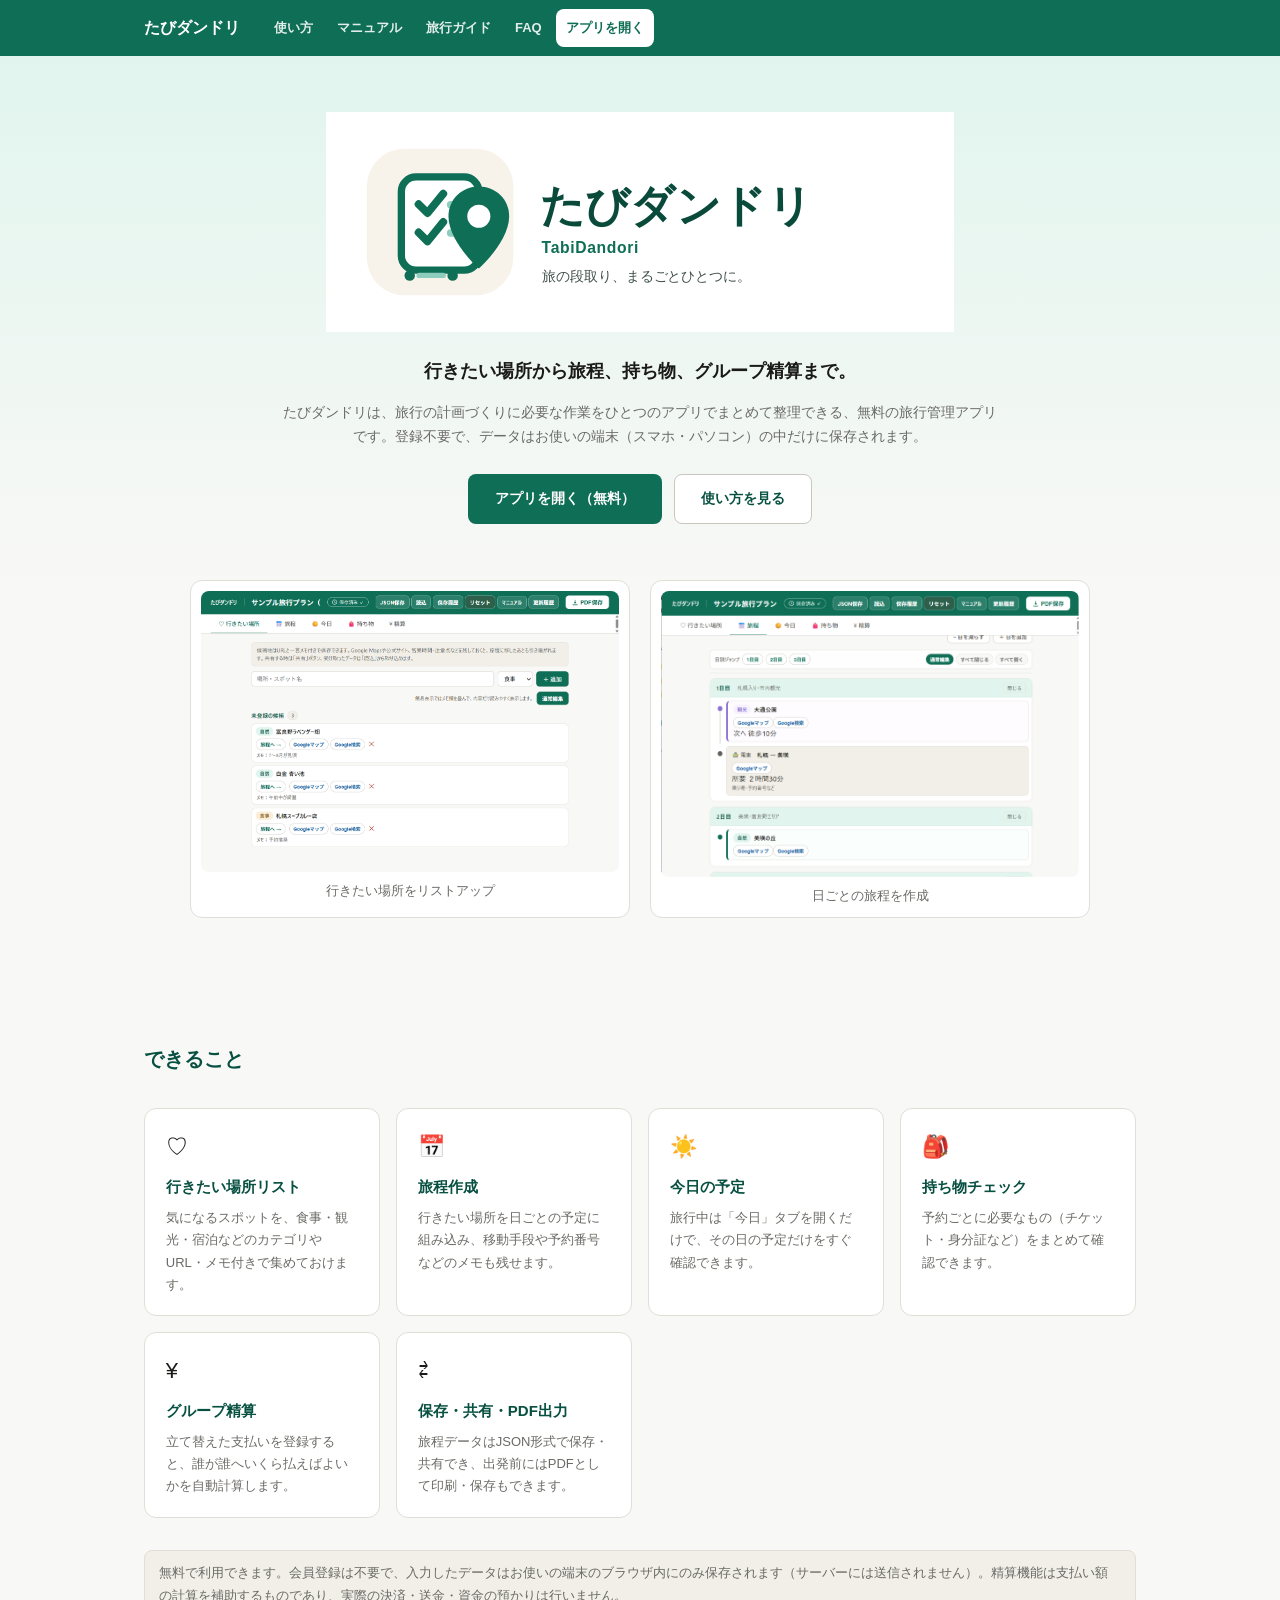
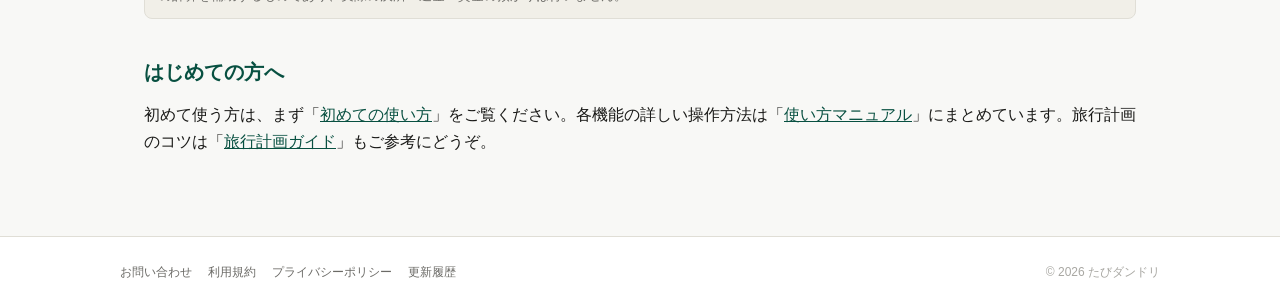
<file: index.html>
<!DOCTYPE html>
<html lang="ja">
<head>
<meta charset="UTF-8">
<meta name="viewport" content="width=device-width, initial-scale=1.0">
<title>たびダンドリ｜旅の段取り、まるごとひとつに。</title>
<meta name="description" content="たびダンドリは、行きたい場所のリストアップから旅程作成、持ち物チェック、グループでの精算まで、旅の段取りをひとつのアプリでまとめて整理できる無料の旅行管理アプリです。">
<meta name="keywords" content="たびダンドリ,旅ダンドリ,旅だんどり,TabiDandori,たびだんどり">
<link rel="canonical" href="https://tabidandoriadmin-star.github.io/tabidandori/">
<meta property="og:type" content="website">
<meta property="og:locale" content="ja_JP">
<meta property="og:site_name" content="たびダンドリ">
<meta property="og:title" content="たびダンドリ｜旅の段取り、まるごとひとつに。">
<meta property="og:description" content="たびダンドリは、行きたい場所のリストアップから旅程作成、持ち物チェック、グループでの精算まで、旅の段取りをひとつのアプリでまとめて整理できる無料の旅行管理アプリです。">
<meta property="og:url" content="https://tabidandoriadmin-star.github.io/tabidandori/">
<meta property="og:image" content="https://tabidandoriadmin-star.github.io/tabidandori/assets/icons/icon-512.png">
<link rel="icon" href="assets/icons/favicon.ico" sizes="any">
<link rel="icon" type="image/png" href="assets/icons/favicon-32.png" sizes="32x32">
<link rel="apple-touch-icon" href="assets/icons/apple-touch-icon.png">
<link rel="stylesheet" href="assets/site.css">
<script type="application/ld+json">
{
  "@context": "https://schema.org",
  "@type": "WebSite",
  "name": "たびダンドリ",
  "alternateName": ["旅ダンドリ", "旅だんどり", "TabiDandori", "たびだんどり"],
  "url": "https://tabidandoriadmin-star.github.io/tabidandori/"
}
</script>
</head>
<body>

<header class="site-header">
  <div class="site-header-inner">
    <a class="site-logo" href="index.html">たびダンドリ</a>
    <nav class="site-nav" aria-label="サイトナビゲーション">
      <a href="getting-started.html">使い方</a>
      <a href="manual.html">マニュアル</a>
      <a href="guide/index.html">旅行ガイド</a>
      <a href="faq.html">FAQ</a>
      <a class="nav-cta" href="app.html">アプリを開く</a>
    </nav>
  </div>
</header>

<section class="hero">
  <div class="hero-inner">
    <h1 class="sr-only">たびダンドリ｜旅の段取り、まるごとひとつに。</h1>
    <div class="hero-logo"><img src="assets/logo_horizontal.svg" alt="たびダンドリ｜旅の段取り、まるごとひとつに。"></div>
    <p class="catch">行きたい場所から旅程、持ち物、グループ精算まで。</p>
    <p class="desc">たびダンドリは、旅行の計画づくりに必要な作業をひとつのアプリでまとめて整理できる、無料の旅行管理アプリです。登録不要で、データはお使いの端末（スマホ・パソコン）の中だけに保存されます。</p>
    <div class="hero-ctas">
      <a class="btn btn-primary" href="app.html">アプリを開く（無料）</a>
      <a class="btn btn-secondary" href="getting-started.html">使い方を見る</a>
    </div>
  </div>
</section>

<section class="screenshots">
  <div class="screenshots-inner">
    <figure class="screenshot-card">
      <img src="assets/screenshot-app2.png" alt="たびダンドリの「行きたい場所」タブの画面" loading="lazy">
      <figcaption>行きたい場所をリストアップ</figcaption>
    </figure>
    <figure class="screenshot-card">
      <img src="assets/screenshot-app1.png" alt="たびダンドリの「旅程」タブの画面" loading="lazy">
      <figcaption>日ごとの旅程を作成</figcaption>
    </figure>
  </div>
</section>

<main class="page">
  <h2>できること</h2>
  <div class="feature-grid">
    <div class="feature-card">
      <div class="icon">♡</div>
      <h3>行きたい場所リスト</h3>
      <p>気になるスポットを、食事・観光・宿泊などのカテゴリやURL・メモ付きで集めておけます。</p>
    </div>
    <div class="feature-card">
      <div class="icon">📅</div>
      <h3>旅程作成</h3>
      <p>行きたい場所を日ごとの予定に組み込み、移動手段や予約番号などのメモも残せます。</p>
    </div>
    <div class="feature-card">
      <div class="icon">☀️</div>
      <h3>今日の予定</h3>
      <p>旅行中は「今日」タブを開くだけで、その日の予定だけをすぐ確認できます。</p>
    </div>
    <div class="feature-card">
      <div class="icon">🎒</div>
      <h3>持ち物チェック</h3>
      <p>予約ごとに必要なもの（チケット・身分証など）をまとめて確認できます。</p>
    </div>
    <div class="feature-card">
      <div class="icon">¥</div>
      <h3>グループ精算</h3>
      <p>立て替えた支払いを登録すると、誰が誰へいくら払えばよいかを自動計算します。</p>
    </div>
    <div class="feature-card">
      <div class="icon">⇄</div>
      <h3>保存・共有・PDF出力</h3>
      <p>旅程データはJSON形式で保存・共有でき、出発前にはPDFとして印刷・保存もできます。</p>
    </div>
  </div>

  <div class="note-box">
    無料で利用できます。会員登録は不要で、入力したデータはお使いの端末のブラウザ内にのみ保存されます（サーバーには送信されません）。精算機能は支払い額の計算を補助するものであり、実際の決済・送金・資金の預かりは行いません。
  </div>

  <h2>はじめての方へ</h2>
  <p>初めて使う方は、まず「<a href="getting-started.html">初めての使い方</a>」をご覧ください。各機能の詳しい操作方法は「<a href="manual.html">使い方マニュアル</a>」にまとめています。旅行計画のコツは「<a href="guide/index.html">旅行計画ガイド</a>」もご参考にどうぞ。</p>
</main>

<footer class="site-footer">
  <div class="site-footer-inner">
    <div class="footer-links">
      <a href="contact.html">お問い合わせ</a>
      <a href="terms.html">利用規約</a>
      <a href="privacy.html">プライバシーポリシー</a>
      <a href="changelog.html">更新履歴</a>
    </div>
    <div class="footer-copy">© 2026 たびダンドリ</div>
  </div>
</footer>

</body>
</html>
</file>
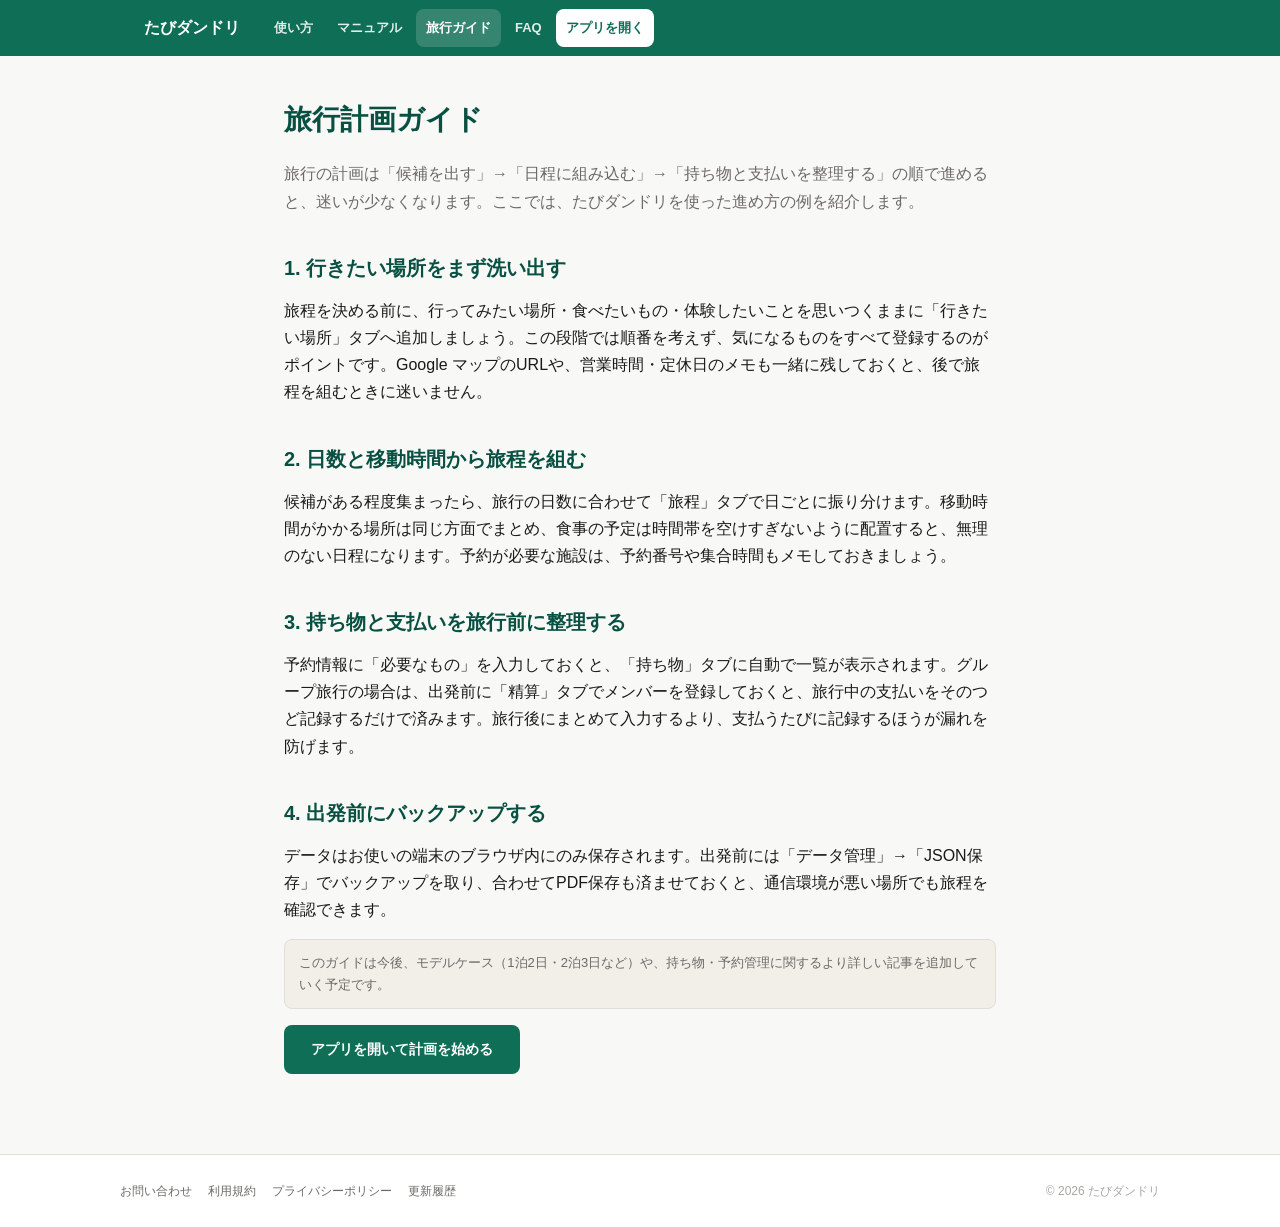
<file: guide/index.html>
<!DOCTYPE html>
<html lang="ja">
<head>
<meta charset="UTF-8">
<meta name="viewport" content="width=device-width, initial-scale=1.0">
<title>旅行計画ガイド｜たびダンドリ</title>
<meta name="description" content="たびダンドリを使った旅行計画の立て方ガイド。行きたい場所の整理から旅程作成、持ち物準備、グループ精算までの進め方を紹介します。">
<link rel="canonical" href="https://tabidandoriadmin-star.github.io/tabidandori/guide/">
<meta property="og:type" content="website">
<meta property="og:locale" content="ja_JP">
<meta property="og:site_name" content="たびダンドリ">
<meta property="og:title" content="旅行計画ガイド｜たびダンドリ">
<meta property="og:description" content="たびダンドリを使った旅行計画の立て方ガイド。行きたい場所の整理から旅程作成、持ち物準備、グループ精算までの進め方を紹介します。">
<meta property="og:url" content="https://tabidandoriadmin-star.github.io/tabidandori/guide/">
<meta property="og:image" content="https://tabidandoriadmin-star.github.io/tabidandori/assets/icons/icon-512.png">
<link rel="icon" href="../assets/icons/favicon.ico" sizes="any">
<link rel="icon" type="image/png" href="../assets/icons/favicon-32.png" sizes="32x32">
<link rel="apple-touch-icon" href="../assets/icons/apple-touch-icon.png">
<link rel="stylesheet" href="../assets/site.css">
</head>
<body>

<header class="site-header">
  <div class="site-header-inner">
    <a class="site-logo" href="../index.html">たびダンドリ</a>
    <nav class="site-nav" aria-label="サイトナビゲーション">
      <a href="../getting-started.html">使い方</a>
      <a href="../manual.html">マニュアル</a>
      <a href="index.html" aria-current="page">旅行ガイド</a>
      <a href="../faq.html">FAQ</a>
      <a class="nav-cta" href="../app.html">アプリを開く</a>
    </nav>
  </div>
</header>

<main class="page narrow">
  <h1>旅行計画ガイド</h1>
  <p class="lead">旅行の計画は「候補を出す」→「日程に組み込む」→「持ち物と支払いを整理する」の順で進めると、迷いが少なくなります。ここでは、たびダンドリを使った進め方の例を紹介します。</p>

  <h2>1. 行きたい場所をまず洗い出す</h2>
  <p>旅程を決める前に、行ってみたい場所・食べたいもの・体験したいことを思いつくままに「行きたい場所」タブへ追加しましょう。この段階では順番を考えず、気になるものをすべて登録するのがポイントです。Google マップのURLや、営業時間・定休日のメモも一緒に残しておくと、後で旅程を組むときに迷いません。</p>

  <h2>2. 日数と移動時間から旅程を組む</h2>
  <p>候補がある程度集まったら、旅行の日数に合わせて「旅程」タブで日ごとに振り分けます。移動時間がかかる場所は同じ方面でまとめ、食事の予定は時間帯を空けすぎないように配置すると、無理のない日程になります。予約が必要な施設は、予約番号や集合時間もメモしておきましょう。</p>

  <h2>3. 持ち物と支払いを旅行前に整理する</h2>
  <p>予約情報に「必要なもの」を入力しておくと、「持ち物」タブに自動で一覧が表示されます。グループ旅行の場合は、出発前に「精算」タブでメンバーを登録しておくと、旅行中の支払いをそのつど記録するだけで済みます。旅行後にまとめて入力するより、支払うたびに記録するほうが漏れを防げます。</p>

  <h2>4. 出発前にバックアップする</h2>
  <p>データはお使いの端末のブラウザ内にのみ保存されます。出発前には「データ管理」→「JSON保存」でバックアップを取り、合わせてPDF保存も済ませておくと、通信環境が悪い場所でも旅程を確認できます。</p>

  <div class="note-box">このガイドは今後、モデルケース（1泊2日・2泊3日など）や、持ち物・予約管理に関するより詳しい記事を追加していく予定です。</div>

  <p><a class="btn btn-primary" href="../app.html">アプリを開いて計画を始める</a></p>
</main>

<footer class="site-footer">
  <div class="site-footer-inner">
    <div class="footer-links">
      <a href="../contact.html">お問い合わせ</a>
      <a href="../terms.html">利用規約</a>
      <a href="../privacy.html">プライバシーポリシー</a>
      <a href="../changelog.html">更新履歴</a>
    </div>
    <div class="footer-copy">© 2026 たびダンドリ</div>
  </div>
</footer>

</body>
</html>
</file>
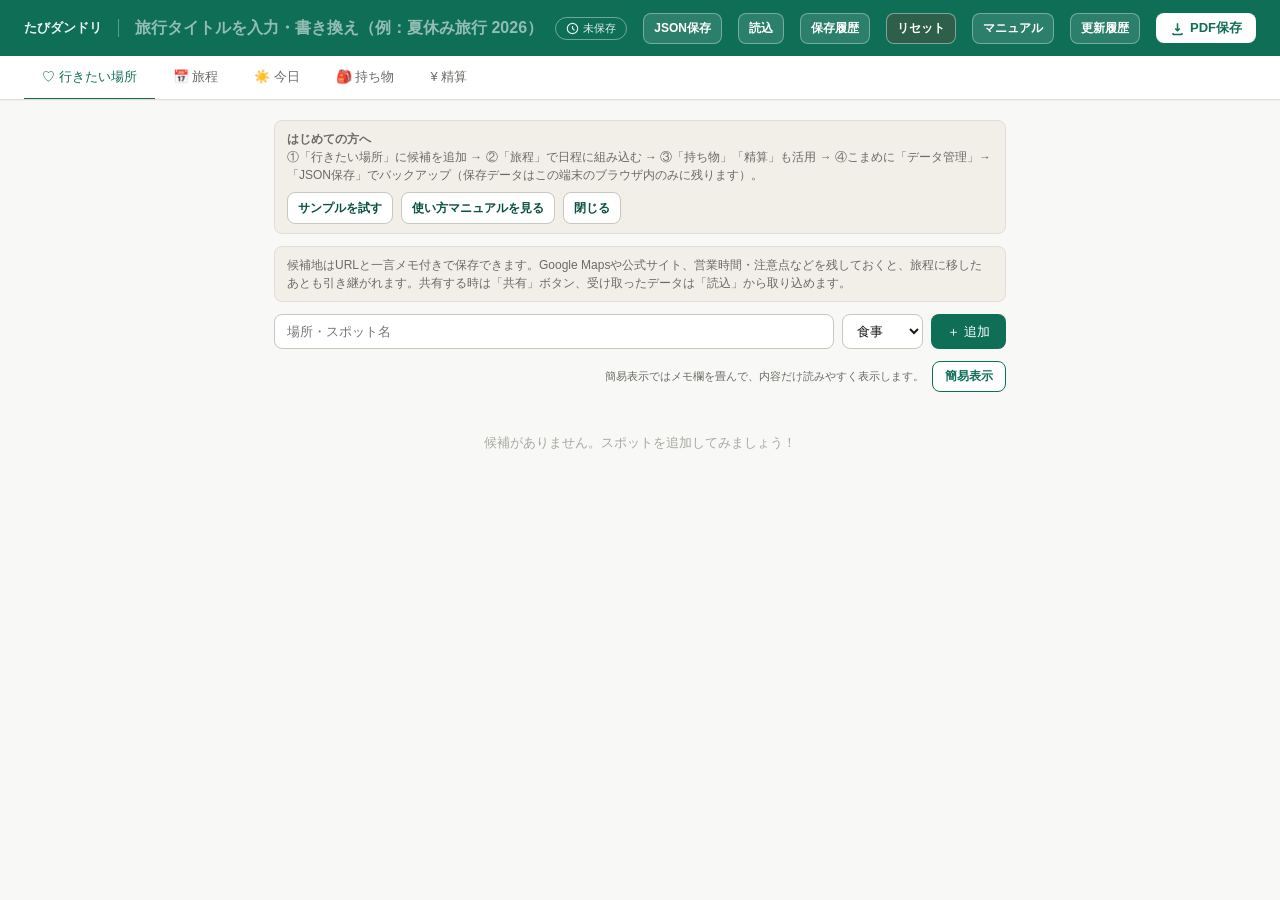
<file: app.html>
<!DOCTYPE html>
<html lang="ja">
<head>
<meta charset="UTF-8">
<meta name="viewport" content="width=device-width, initial-scale=1.0">
<title>たびダンドリ｜旅の段取り、まるごとひとつに。</title>
<meta name="description" content="たびダンドリは、行きたい場所のリストアップから旅程作成、持ち物チェック、グループでの精算まで、旅の段取りをひとつのアプリでまとめて整理できる無料の旅行管理アプリです。">
<link rel="canonical" href="https://tabidandoriadmin-star.github.io/tabidandori/app.html">
<meta property="og:type" content="website">
<meta property="og:locale" content="ja_JP">
<meta property="og:site_name" content="たびダンドリ">
<meta property="og:title" content="たびダンドリ｜旅の段取り、まるごとひとつに。">
<meta property="og:description" content="たびダンドリは、行きたい場所のリストアップから旅程作成、持ち物チェック、グループでの精算まで、旅の段取りをひとつのアプリでまとめて整理できる無料の旅行管理アプリです。">
<meta property="og:url" content="https://tabidandoriadmin-star.github.io/tabidandori/app.html">
<meta property="og:image" content="https://tabidandoriadmin-star.github.io/tabidandori/assets/icons/icon-512.png">
<link rel="manifest" href="manifest.json">
<meta name="theme-color" content="#0F6E56">
<link rel="icon" href="assets/icons/favicon.ico" sizes="any">
<link rel="icon" type="image/png" href="assets/icons/favicon-32.png" sizes="32x32">
<link rel="apple-touch-icon" href="assets/icons/apple-touch-icon.png">
<link rel="stylesheet" href="assets/app.css">
</head>
<body>

<header class="header">
  <a class="brand-home-link" href="index.html" title="たびダンドリ トップページへ">たびダンドリ</a>
  <div class="header-title">
    <input type="text" id="trip-title" aria-label="旅行タイトル" placeholder="旅行タイトルを入力・書き換え（例：夏休み旅行 2026）" oninput="scheduleSave()" />
  </div>
  <span class="save-badge" id="save-badge" role="status" aria-live="polite">
    <svg viewBox="0 0 20 20" fill="none" stroke="currentColor" stroke-width="1.8" style="width:13px;height:13px"><path d="M10 2a8 8 0 100 16A8 8 0 0010 2zm0 4v4l3 3"/></svg>
    <span id="save-text">読み込み中…</span>
  </span>
  <details class="header-more">
    <summary aria-label="データ管理メニュー">データ管理</summary>
    <div class="header-menu">
      <span class="header-menu-label">バックアップと復元</span>
      <button class="header-btn" onclick="exportJSON()" title="旅程データをバックアップ">JSON保存</button>
      <button class="header-btn" id="share-btn" onclick="shareJSON()" title="iPhoneの共有メニューなどで旅程データを送ります">共有</button>
      <button class="header-btn" onclick="triggerImport()" title="保存した旅程データを読み込み">読込</button>
      <button class="header-btn" onclick="showBackupHistory()" title="端末内に保存した直近5件の履歴から復元">保存履歴</button>
      <button class="header-btn danger" onclick="resetPlanner()" title="現在の旅行データを空にします。必要なら先にJSON保存してください">リセット</button>
      <span class="header-menu-label">その他</span>
      <a class="header-btn" href="manual.html" title="各機能の詳しい説明を開きます">マニュアル</a>
      <button class="header-btn" onclick="showChangelog()" title="このアプリの主な更新内容を確認">更新履歴</button>
    </div>
  </details>
  <input id="json-import" type="file" accept="application/json,.json" style="display:none" onchange="importJSONFile(event)" />
  <button class="pdf-btn" onclick="exportPDF()" title="ブラウザの印刷機能でPDF保存します">
    <svg viewBox="0 0 20 20" fill="none" stroke="currentColor" stroke-width="2"><path d="M4 16v1a1 1 0 001 1h10a1 1 0 001-1v-1M7 10l3 3 3-3M10 3v10"/></svg>
    PDF保存
  </button>
</header>

<main>
<nav class="tabs" aria-label="旅行プランの画面" role="tablist" onkeydown="handleTabKeydown(event)">
  <button class="tab active" id="tab-wish" role="tab" aria-selected="true" aria-controls="panel-wish" tabindex="0" onclick="showTab('wish')">♡ 行きたい場所</button>
  <button class="tab" id="tab-plan" role="tab" aria-selected="false" aria-controls="panel-plan" tabindex="-1" onclick="showTab('plan')">📅 旅程</button>
  <button class="tab" id="tab-today" role="tab" aria-selected="false" aria-controls="panel-today" tabindex="-1" onclick="showTab('today')">☀️ 今日</button>
  <button class="tab" id="tab-items" role="tab" aria-selected="false" aria-controls="panel-items" tabindex="-1" onclick="showTab('items')">🎒 持ち物</button>
  <button class="tab" id="tab-settle" role="tab" aria-selected="false" aria-controls="panel-settle" tabindex="-1" onclick="showTab('settle')">¥ 精算</button>
</nav>

<div id="panel-wish" class="tab-panel active" role="tabpanel" aria-labelledby="tab-wish" tabindex="0">
  <div id="onboarding-banner" class="tool-note" style="display:none">
    <strong>はじめての方へ</strong><br>
    ①「行きたい場所」に候補を追加 → ②「旅程」で日程に組み込む → ③「持ち物」「精算」も活用 → ④こまめに「データ管理」→「JSON保存」でバックアップ（保存データはこの端末のブラウザ内のみに残ります）。
    <div style="margin-top:8px;display:flex;gap:8px;flex-wrap:wrap">
      <button class="header-btn" onclick="loadSampleTrip()">サンプルを試す</button>
      <a class="header-btn" href="manual.html">使い方マニュアルを見る</a>
      <button class="header-btn" onclick="dismissOnboarding()">閉じる</button>
    </div>
  </div>
  <div class="tool-note">候補地はURLと一言メモ付きで保存できます。Google Mapsや公式サイト、営業時間・注意点などを残しておくと、旅程に移したあとも引き継がれます。共有する時は「共有」ボタン、受け取ったデータは「読込」から取り込めます。</div>
  <div class="add-bar">
    <input type="text" id="wi" aria-label="追加する場所・スポット名" placeholder="場所・スポット名" onkeydown="if(event.key==='Enter')addWish()" />
    <select id="wc" aria-label="追加するスポットの分類">
      <option value="food">食事</option>
      <option value="snack">おやつ</option>
      <option value="sightseeing">観光</option>
      <option value="nature">自然</option>
      <option value="activity">体験</option>
      <option value="stay">宿泊</option>
    </select>
    <button onclick="addWish()">＋ 追加</button>
  </div>
  <div class="wish-toolbar">
    <span class="wish-compact-hint">簡易表示ではメモ欄を畳んで、内容だけ読みやすく表示します。</span>
    <button class="day-ctrl-btn view-toggle-btn simple-mode-btn" onclick="toggleSimpleMode()" title="表示を切り替えます">簡易表示</button>
  </div>
  <div id="wlist"></div>
  <div id="wempty" class="empty-msg">候補がありません。スポットを追加してみましょう！</div>
</div>


<div id="panel-plan" class="tab-panel" role="tabpanel" aria-labelledby="tab-plan" tabindex="0">
  <div class="tool-note">予定カードは上下移動できます。移動カードは電車・バス・飛行機・徒歩・タクシー・レンタカー・その他に対応し、乗り場・予約番号などの移動メモも残せます。「地図」ボタンで都度確認できます。出発前はPDF保存に加えて、「共有」またはJSON保存でバックアップしておくと安心です。</div>
  <div class="plan-header">
    <button class="day-ctrl-btn" onclick="removeDay()">− 日を減らす</button>
    <button class="day-ctrl-btn" onclick="addDay()">＋ 日を追加</button>
  </div>
  <div class="plan-sticky-controls">
    <div id="day-jumps" class="day-jumpbar"></div>
  </div>
  <div id="days"></div>
</div>

<div id="panel-today" class="tab-panel" role="tabpanel" aria-labelledby="tab-today" tabindex="0">
  <div class="tool-note">今日の日付に一致する予定だけを表示します。旅行日の入力がない場合や今日の予定がない場合は、旅程タブで日付を設定してください。</div>
  <div id="today-days"></div>
</div>

<div id="panel-items" class="tab-panel" role="tabpanel" aria-labelledby="tab-items" tabindex="0">
  <div class="tool-note">予約情報の「必要なもの」に入力した内容を、予約ごとにまとめて表示します。QRコード、身分証、チケット、タオルなど、予約に紐づく持ち物確認に使えます。「、」やカンマ（,）、改行で区切って入力すると、1つずつ別の項目として表示されます（例：QRコード、身分証、タオル）。</div>
  <div id="needed-list"></div>
</div>

<div id="panel-settle" class="tab-panel" role="tabpanel" aria-labelledby="tab-settle" tabindex="0">
  <div class="tool-note">旅行メンバーと支払いを登録すると、最後に誰が誰へいくら送ればよいかを自動計算します。負担者は支払いごとに選択でき、負担割合の調整（不均等割り）にも対応します。</div>
  <div class="tool-note">このアプリは支払い額の計算を補助するものです。実際の決済・送金・資金の預かりは行いません。送金は別の方法（銀行振込や送金アプリなど）で行ってください。</div>
  <div class="settle-section">
    <div class="settle-title">通貨</div>
    <select id="trip-currency" class="tr-sel" style="padding:8px 10px" onchange="setTripCurrency(this.value)"></select>
    <div class="geocode-help" style="margin-top:6px">旅行全体で使う通貨です。費用・精算の表示に反映されます（旅程タブの費用欄も同じ通貨）。後から変更しても、入力済みの金額の数値は変わりません。</div>
  </div>
  <div class="settle-section">
    <div class="settle-title">旅行メンバー</div>
    <div class="member-add"><input id="settle-member-name" type="text" aria-label="旅行メンバーの名前" placeholder="名前を入力" onkeydown="if(event.key==='Enter')addSettlementMember()" /><button onclick="addSettlementMember()">追加</button></div>
    <div class="member-chips" id="settle-members"></div>
  </div>
  <div class="settle-section">
    <div class="settle-title">支払いを登録</div>
    <div id="expense-form-area"></div>
  </div>
  <div class="settle-section">
    <div class="settle-title">精算結果</div>
    <div id="settlement-result"></div>
  </div>
  <div class="settle-section">
    <div class="settle-title">支払い履歴</div>
    <div id="expense-list"></div>
  </div>
</div>
</main>

<div id="print-area"></div>
<div class="toast" id="toast" role="status" aria-live="polite"></div>

<script src="assets/app.js"></script>
</body>
</html>
</file>
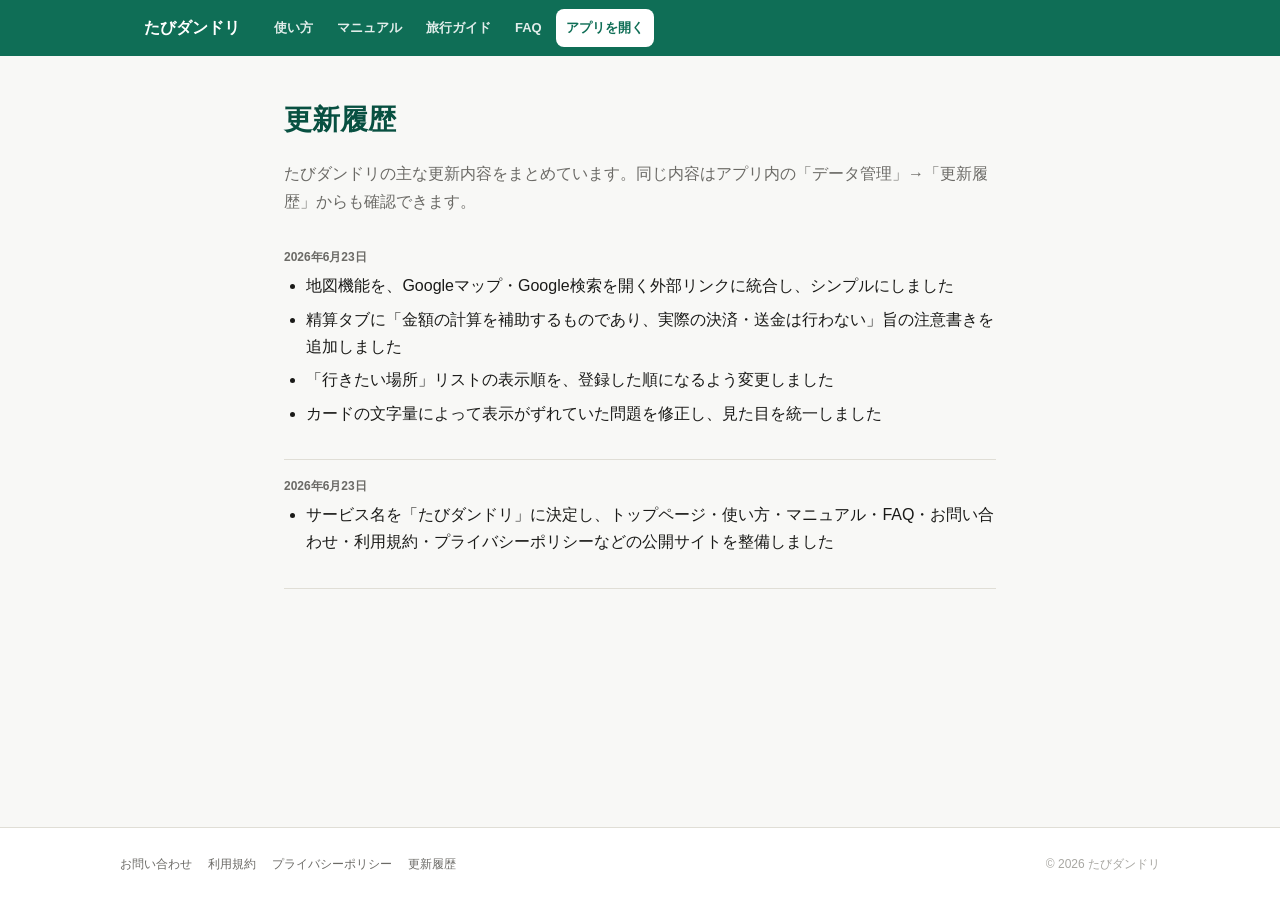
<file: changelog.html>
<!DOCTYPE html>
<html lang="ja">
<head>
<meta charset="UTF-8">
<meta name="viewport" content="width=device-width, initial-scale=1.0">
<title>更新履歴｜たびダンドリ</title>
<meta name="description" content="たびダンドリの更新履歴です。アプリの主な変更内容を確認できます。">
<link rel="canonical" href="https://tabidandoriadmin-star.github.io/tabidandori/changelog.html">
<meta property="og:type" content="website">
<meta property="og:locale" content="ja_JP">
<meta property="og:site_name" content="たびダンドリ">
<meta property="og:title" content="更新履歴｜たびダンドリ">
<meta property="og:description" content="たびダンドリの更新履歴です。アプリの主な変更内容を確認できます。">
<meta property="og:url" content="https://tabidandoriadmin-star.github.io/tabidandori/changelog.html">
<meta property="og:image" content="https://tabidandoriadmin-star.github.io/tabidandori/assets/icons/icon-512.png">
<link rel="icon" href="assets/icons/favicon.ico" sizes="any">
<link rel="icon" type="image/png" href="assets/icons/favicon-32.png" sizes="32x32">
<link rel="apple-touch-icon" href="assets/icons/apple-touch-icon.png">
<link rel="stylesheet" href="assets/site.css">
</head>
<body>

<header class="site-header">
  <div class="site-header-inner">
    <a class="site-logo" href="index.html">たびダンドリ</a>
    <nav class="site-nav" aria-label="サイトナビゲーション">
      <a href="getting-started.html">使い方</a>
      <a href="manual.html">マニュアル</a>
      <a href="guide/index.html">旅行ガイド</a>
      <a href="faq.html">FAQ</a>
      <a class="nav-cta" href="app.html">アプリを開く</a>
    </nav>
  </div>
</header>

<main class="page narrow">
  <h1>更新履歴</h1>
  <p class="lead">たびダンドリの主な更新内容をまとめています。同じ内容はアプリ内の「データ管理」→「更新履歴」からも確認できます。</p>

  <div class="changelog-entry">
    <div class="changelog-date">2026年6月23日</div>
    <ul>
      <li>地図機能を、Googleマップ・Google検索を開く外部リンクに統合し、シンプルにしました</li>
      <li>精算タブに「金額の計算を補助するものであり、実際の決済・送金は行わない」旨の注意書きを追加しました</li>
      <li>「行きたい場所」リストの表示順を、登録した順になるよう変更しました</li>
      <li>カードの文字量によって表示がずれていた問題を修正し、見た目を統一しました</li>
    </ul>
  </div>

  <div class="changelog-entry">
    <div class="changelog-date">2026年6月23日</div>
    <ul>
      <li>サービス名を「たびダンドリ」に決定し、トップページ・使い方・マニュアル・FAQ・お問い合わせ・利用規約・プライバシーポリシーなどの公開サイトを整備しました</li>
    </ul>
  </div>
</main>

<footer class="site-footer">
  <div class="site-footer-inner">
    <div class="footer-links">
      <a href="contact.html">お問い合わせ</a>
      <a href="terms.html">利用規約</a>
      <a href="privacy.html">プライバシーポリシー</a>
      <a href="changelog.html" aria-current="page">更新履歴</a>
    </div>
    <div class="footer-copy">© 2026 たびダンドリ</div>
  </div>
</footer>

</body>
</html>
</file>
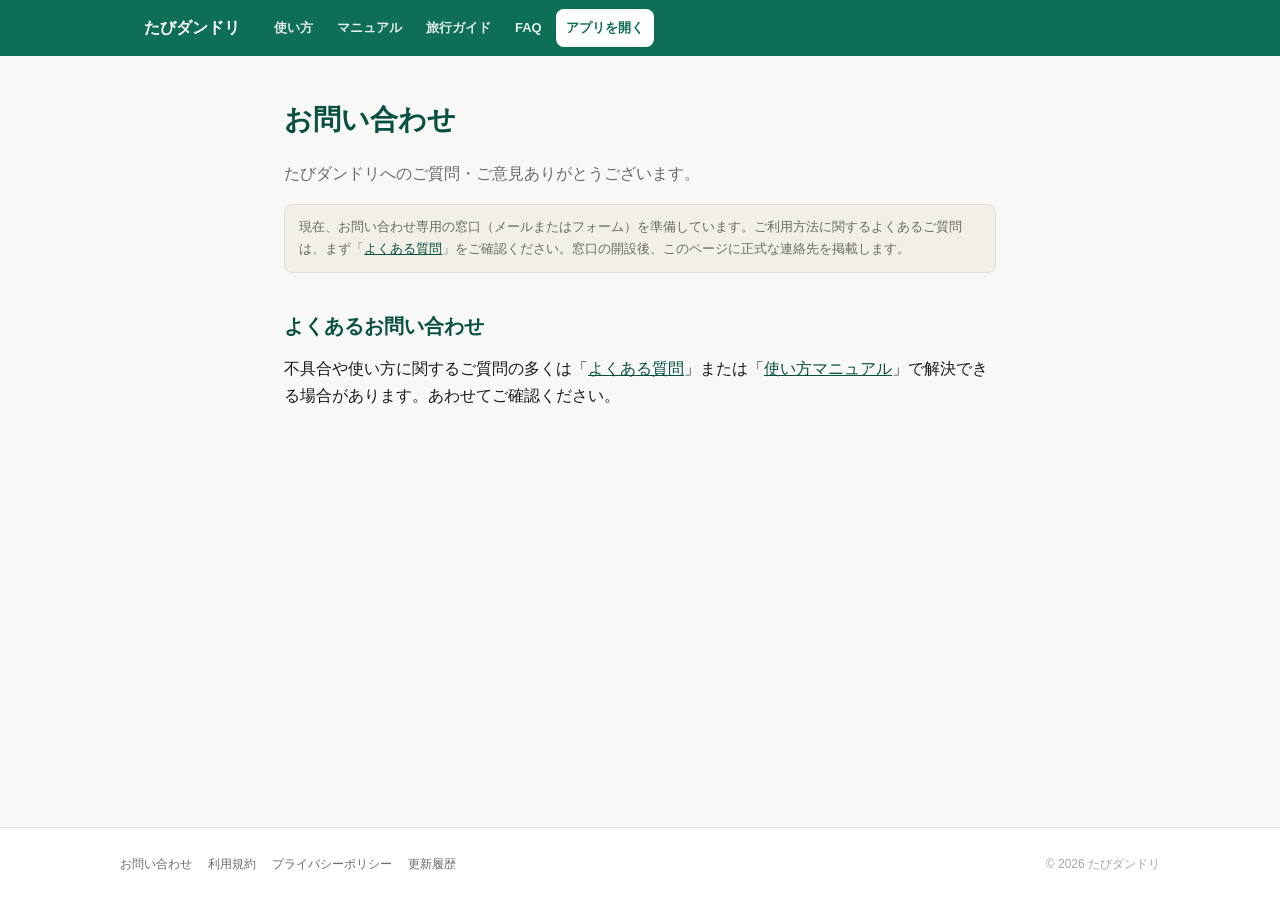
<file: contact.html>
<!DOCTYPE html>
<html lang="ja">
<head>
<meta charset="UTF-8">
<meta name="viewport" content="width=device-width, initial-scale=1.0">
<title>お問い合わせ｜たびダンドリ</title>
<meta name="description" content="たびダンドリへのお問い合わせについてのご案内です。">
<link rel="canonical" href="https://tabidandoriadmin-star.github.io/tabidandori/contact.html">
<meta property="og:type" content="website">
<meta property="og:locale" content="ja_JP">
<meta property="og:site_name" content="たびダンドリ">
<meta property="og:title" content="お問い合わせ｜たびダンドリ">
<meta property="og:description" content="たびダンドリへのお問い合わせについてのご案内です。">
<meta property="og:url" content="https://tabidandoriadmin-star.github.io/tabidandori/contact.html">
<meta property="og:image" content="https://tabidandoriadmin-star.github.io/tabidandori/assets/icons/icon-512.png">
<link rel="icon" href="assets/icons/favicon.ico" sizes="any">
<link rel="icon" type="image/png" href="assets/icons/favicon-32.png" sizes="32x32">
<link rel="apple-touch-icon" href="assets/icons/apple-touch-icon.png">
<link rel="stylesheet" href="assets/site.css">
</head>
<body>

<header class="site-header">
  <div class="site-header-inner">
    <a class="site-logo" href="index.html">たびダンドリ</a>
    <nav class="site-nav" aria-label="サイトナビゲーション">
      <a href="getting-started.html">使い方</a>
      <a href="manual.html">マニュアル</a>
      <a href="guide/index.html">旅行ガイド</a>
      <a href="faq.html">FAQ</a>
      <a class="nav-cta" href="app.html">アプリを開く</a>
    </nav>
  </div>
</header>

<main class="page narrow">
  <h1>お問い合わせ</h1>
  <p class="lead">たびダンドリへのご質問・ご意見ありがとうございます。</p>

  <div class="note-box">
    現在、お問い合わせ専用の窓口（メールまたはフォーム）を準備しています。ご利用方法に関するよくあるご質問は、まず「<a href="faq.html">よくある質問</a>」をご確認ください。窓口の開設後、このページに正式な連絡先を掲載します。
  </div>

  <h2>よくあるお問い合わせ</h2>
  <p>不具合や使い方に関するご質問の多くは「<a href="faq.html">よくある質問</a>」または「<a href="manual.html">使い方マニュアル</a>」で解決できる場合があります。あわせてご確認ください。</p>
</main>

<footer class="site-footer">
  <div class="site-footer-inner">
    <div class="footer-links">
      <a href="contact.html" aria-current="page">お問い合わせ</a>
      <a href="terms.html">利用規約</a>
      <a href="privacy.html">プライバシーポリシー</a>
      <a href="changelog.html">更新履歴</a>
    </div>
    <div class="footer-copy">© 2026 たびダンドリ</div>
  </div>
</footer>

</body>
</html>
</file>
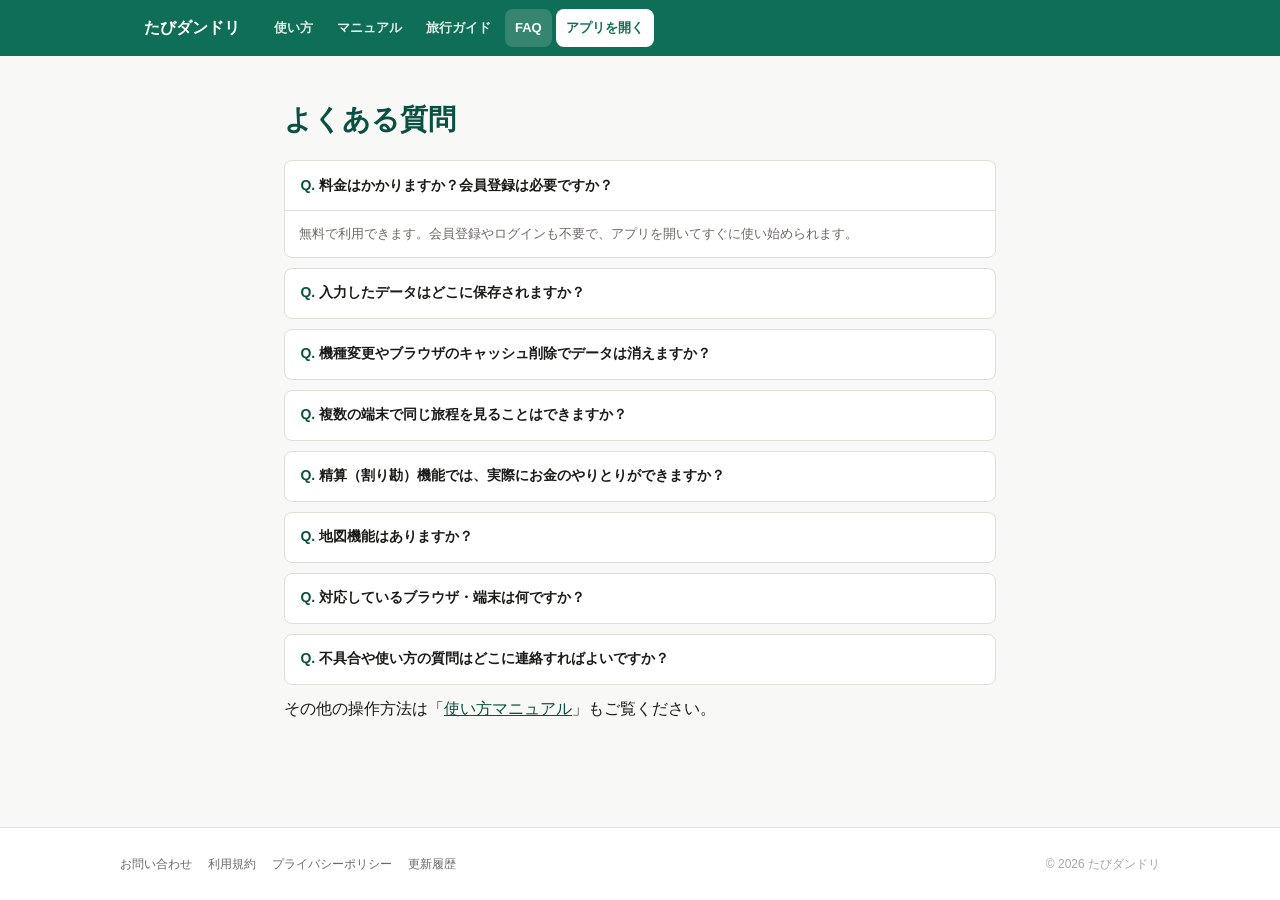
<file: faq.html>
<!DOCTYPE html>
<html lang="ja">
<head>
<meta charset="UTF-8">
<meta name="viewport" content="width=device-width, initial-scale=1.0">
<title>よくある質問（FAQ）｜たびダンドリ</title>
<meta name="description" content="たびダンドリの料金、データの保存場所、バックアップ方法、精算機能の範囲など、よくある質問をまとめています。">
<link rel="canonical" href="https://tabidandoriadmin-star.github.io/tabidandori/faq.html">
<meta property="og:type" content="website">
<meta property="og:locale" content="ja_JP">
<meta property="og:site_name" content="たびダンドリ">
<meta property="og:title" content="よくある質問（FAQ）｜たびダンドリ">
<meta property="og:description" content="たびダンドリの料金、データの保存場所、バックアップ方法、精算機能の範囲など、よくある質問をまとめています。">
<meta property="og:url" content="https://tabidandoriadmin-star.github.io/tabidandori/faq.html">
<meta property="og:image" content="https://tabidandoriadmin-star.github.io/tabidandori/assets/icons/icon-512.png">
<link rel="icon" href="assets/icons/favicon.ico" sizes="any">
<link rel="icon" type="image/png" href="assets/icons/favicon-32.png" sizes="32x32">
<link rel="apple-touch-icon" href="assets/icons/apple-touch-icon.png">
<link rel="stylesheet" href="assets/site.css">
</head>
<body>

<header class="site-header">
  <div class="site-header-inner">
    <a class="site-logo" href="index.html">たびダンドリ</a>
    <nav class="site-nav" aria-label="サイトナビゲーション">
      <a href="getting-started.html">使い方</a>
      <a href="manual.html">マニュアル</a>
      <a href="guide/index.html">旅行ガイド</a>
      <a href="faq.html" aria-current="page">FAQ</a>
      <a class="nav-cta" href="app.html">アプリを開く</a>
    </nav>
  </div>
</header>

<main class="page narrow">
  <h1>よくある質問</h1>

  <details class="faq-item" open>
    <summary>料金はかかりますか？会員登録は必要ですか？</summary>
    <div class="faq-a">無料で利用できます。会員登録やログインも不要で、アプリを開いてすぐに使い始められます。</div>
  </details>

  <details class="faq-item">
    <summary>入力したデータはどこに保存されますか？</summary>
    <div class="faq-a">お使いの端末のブラウザ内（ローカルストレージ）にのみ保存されます。サーバーには送信されません。そのため、別の端末やブラウザで開いた場合、同じデータは表示されません。</div>
  </details>

  <details class="faq-item">
    <summary>機種変更やブラウザのキャッシュ削除でデータは消えますか？</summary>
    <div class="faq-a">ブラウザ内に保存されたデータは、キャッシュやサイトデータの削除、機種変更によって失われる可能性があります。「データ管理」→「JSON保存」で定期的にバックアップを取ることをおすすめします。保存したファイルは「読込」からいつでも復元できます。</div>
  </details>

  <details class="faq-item">
    <summary>複数の端末で同じ旅程を見ることはできますか？</summary>
    <div class="faq-a">現時点では、複数端末での自動同期には対応していません。JSON保存したファイルを「共有」機能やメール等で送り、別の端末で「読込」することで、同じ内容を引き継ぐことができます。</div>
  </details>

  <details class="faq-item">
    <summary>精算（割り勘）機能では、実際にお金のやりとりができますか？</summary>
    <div class="faq-a">いいえ。精算機能は、誰が誰へいくら支払えばよいかを計算・表示する補助機能です。実際の決済・送金・資金の預かりは行いません。実際の支払いは、銀行振込や送金アプリなど別の方法で行ってください。</div>
  </details>

  <details class="faq-item">
    <summary>地図機能はありますか？</summary>
    <div class="faq-a">アプリ内に地図は表示していません。各スポットの「地図」ボタンから、Google マップなどの外部サービスをリンクで開く形式にしています。</div>
  </details>

  <details class="faq-item">
    <summary>対応しているブラウザ・端末は何ですか？</summary>
    <div class="faq-a">スマートフォン・パソコンの主要な最新ブラウザ（Chrome、Safari、Edgeなど）でご利用いただけます。</div>
  </details>

  <details class="faq-item">
    <summary>不具合や使い方の質問はどこに連絡すればよいですか？</summary>
    <div class="faq-a"><a href="contact.html">お問い合わせページ</a>からご連絡ください。</div>
  </details>

  <p>その他の操作方法は「<a href="manual.html">使い方マニュアル</a>」もご覧ください。</p>
</main>

<footer class="site-footer">
  <div class="site-footer-inner">
    <div class="footer-links">
      <a href="contact.html">お問い合わせ</a>
      <a href="terms.html">利用規約</a>
      <a href="privacy.html">プライバシーポリシー</a>
      <a href="changelog.html">更新履歴</a>
    </div>
    <div class="footer-copy">© 2026 たびダンドリ</div>
  </div>
</footer>

</body>
</html>
</file>
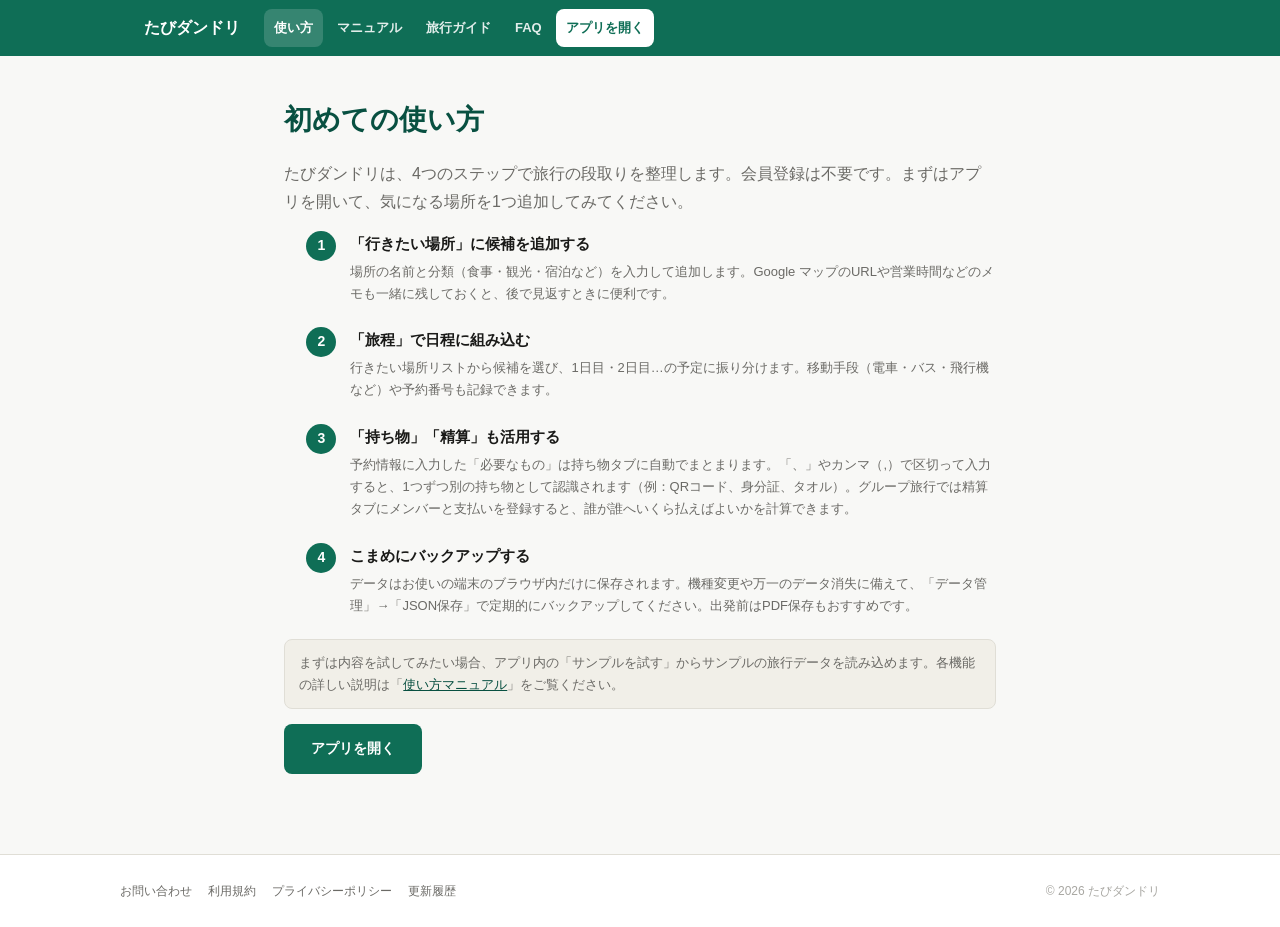
<file: getting-started.html>
<!DOCTYPE html>
<html lang="ja">
<head>
<meta charset="UTF-8">
<meta name="viewport" content="width=device-width, initial-scale=1.0">
<title>初めての使い方｜たびダンドリ</title>
<meta name="description" content="たびダンドリの基本の流れを4ステップで紹介します。行きたい場所の登録から旅程作成、持ち物確認、精算まで、初めての方向けのガイドです。">
<link rel="canonical" href="https://tabidandoriadmin-star.github.io/tabidandori/getting-started.html">
<meta property="og:type" content="website">
<meta property="og:locale" content="ja_JP">
<meta property="og:site_name" content="たびダンドリ">
<meta property="og:title" content="初めての使い方｜たびダンドリ">
<meta property="og:description" content="たびダンドリの基本の流れを4ステップで紹介します。行きたい場所の登録から旅程作成、持ち物確認、精算まで、初めての方向けのガイドです。">
<meta property="og:url" content="https://tabidandoriadmin-star.github.io/tabidandori/getting-started.html">
<meta property="og:image" content="https://tabidandoriadmin-star.github.io/tabidandori/assets/icons/icon-512.png">
<link rel="icon" href="assets/icons/favicon.ico" sizes="any">
<link rel="icon" type="image/png" href="assets/icons/favicon-32.png" sizes="32x32">
<link rel="apple-touch-icon" href="assets/icons/apple-touch-icon.png">
<link rel="stylesheet" href="assets/site.css">
</head>
<body>

<header class="site-header">
  <div class="site-header-inner">
    <a class="site-logo" href="index.html">たびダンドリ</a>
    <nav class="site-nav" aria-label="サイトナビゲーション">
      <a href="getting-started.html" aria-current="page">使い方</a>
      <a href="manual.html">マニュアル</a>
      <a href="guide/index.html">旅行ガイド</a>
      <a href="faq.html">FAQ</a>
      <a class="nav-cta" href="app.html">アプリを開く</a>
    </nav>
  </div>
</header>

<main class="page narrow">
  <h1>初めての使い方</h1>
  <p class="lead">たびダンドリは、4つのステップで旅行の段取りを整理します。会員登録は不要です。まずはアプリを開いて、気になる場所を1つ追加してみてください。</p>

  <ol class="step-list">
    <li>
      <div class="step-num">1</div>
      <div class="step-body">
        <h3>「行きたい場所」に候補を追加する</h3>
        <p>場所の名前と分類（食事・観光・宿泊など）を入力して追加します。Google マップのURLや営業時間などのメモも一緒に残しておくと、後で見返すときに便利です。</p>
      </div>
    </li>
    <li>
      <div class="step-num">2</div>
      <div class="step-body">
        <h3>「旅程」で日程に組み込む</h3>
        <p>行きたい場所リストから候補を選び、1日目・2日目…の予定に振り分けます。移動手段（電車・バス・飛行機など）や予約番号も記録できます。</p>
      </div>
    </li>
    <li>
      <div class="step-num">3</div>
      <div class="step-body">
        <h3>「持ち物」「精算」も活用する</h3>
        <p>予約情報に入力した「必要なもの」は持ち物タブに自動でまとまります。「、」やカンマ（,）で区切って入力すると、1つずつ別の持ち物として認識されます（例：QRコード、身分証、タオル）。グループ旅行では精算タブにメンバーと支払いを登録すると、誰が誰へいくら払えばよいかを計算できます。</p>
      </div>
    </li>
    <li>
      <div class="step-num">4</div>
      <div class="step-body">
        <h3>こまめにバックアップする</h3>
        <p>データはお使いの端末のブラウザ内だけに保存されます。機種変更や万一のデータ消失に備えて、「データ管理」→「JSON保存」で定期的にバックアップしてください。出発前はPDF保存もおすすめです。</p>
      </div>
    </li>
  </ol>

  <div class="note-box">
    まずは内容を試してみたい場合、アプリ内の「サンプルを試す」からサンプルの旅行データを読み込めます。各機能の詳しい説明は「<a href="manual.html">使い方マニュアル</a>」をご覧ください。
  </div>

  <p><a class="btn btn-primary" href="app.html">アプリを開く</a></p>
</main>

<footer class="site-footer">
  <div class="site-footer-inner">
    <div class="footer-links">
      <a href="contact.html">お問い合わせ</a>
      <a href="terms.html">利用規約</a>
      <a href="privacy.html">プライバシーポリシー</a>
      <a href="changelog.html">更新履歴</a>
    </div>
    <div class="footer-copy">© 2026 たびダンドリ</div>
  </div>
</footer>

</body>
</html>
</file>
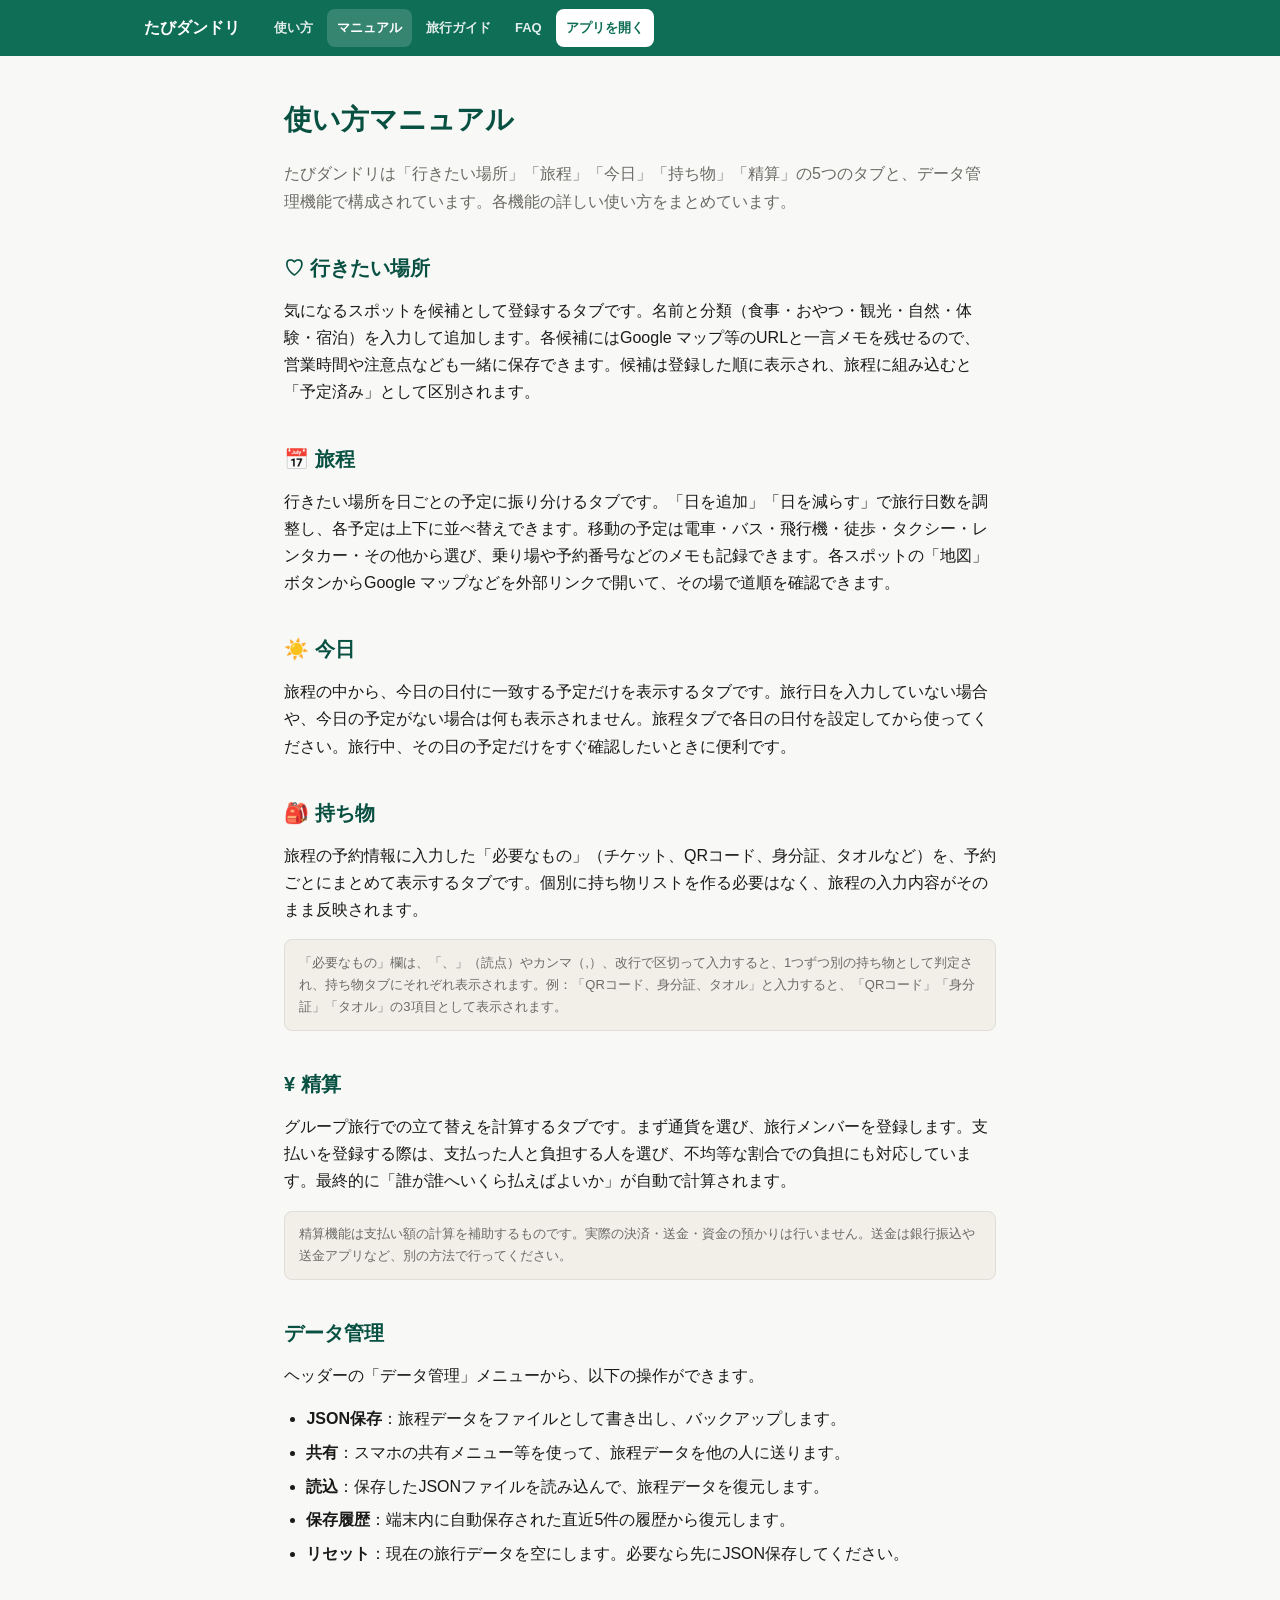
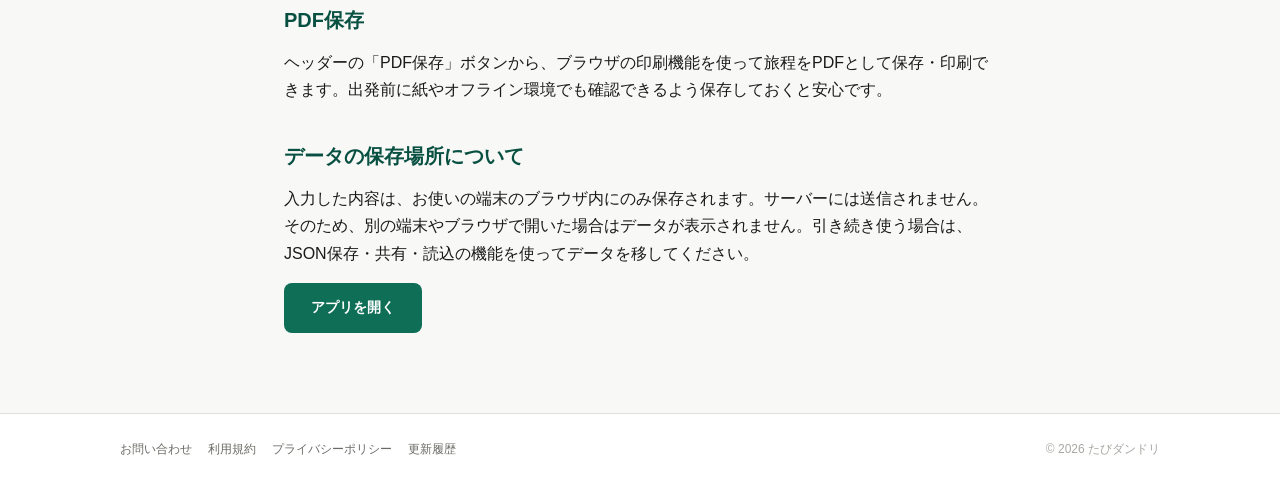
<file: manual.html>
<!DOCTYPE html>
<html lang="ja">
<head>
<meta charset="UTF-8">
<meta name="viewport" content="width=device-width, initial-scale=1.0">
<title>使い方マニュアル｜たびダンドリ</title>
<meta name="description" content="たびダンドリの各機能（行きたい場所、旅程、今日、持ち物、精算、データ管理）の詳しい使い方をまとめたマニュアルです。">
<link rel="canonical" href="https://tabidandoriadmin-star.github.io/tabidandori/manual.html">
<meta property="og:type" content="website">
<meta property="og:locale" content="ja_JP">
<meta property="og:site_name" content="たびダンドリ">
<meta property="og:title" content="使い方マニュアル｜たびダンドリ">
<meta property="og:description" content="たびダンドリの各機能（行きたい場所、旅程、今日、持ち物、精算、データ管理）の詳しい使い方をまとめたマニュアルです。">
<meta property="og:url" content="https://tabidandoriadmin-star.github.io/tabidandori/manual.html">
<meta property="og:image" content="https://tabidandoriadmin-star.github.io/tabidandori/assets/icons/icon-512.png">
<link rel="icon" href="assets/icons/favicon.ico" sizes="any">
<link rel="icon" type="image/png" href="assets/icons/favicon-32.png" sizes="32x32">
<link rel="apple-touch-icon" href="assets/icons/apple-touch-icon.png">
<link rel="stylesheet" href="assets/site.css">
</head>
<body>

<header class="site-header">
  <div class="site-header-inner">
    <a class="site-logo" href="index.html">たびダンドリ</a>
    <nav class="site-nav" aria-label="サイトナビゲーション">
      <a href="getting-started.html">使い方</a>
      <a href="manual.html" aria-current="page">マニュアル</a>
      <a href="guide/index.html">旅行ガイド</a>
      <a href="faq.html">FAQ</a>
      <a class="nav-cta" href="app.html">アプリを開く</a>
    </nav>
  </div>
</header>

<main class="page narrow">
  <h1>使い方マニュアル</h1>
  <p class="lead">たびダンドリは「行きたい場所」「旅程」「今日」「持ち物」「精算」の5つのタブと、データ管理機能で構成されています。各機能の詳しい使い方をまとめています。</p>

  <h2>♡ 行きたい場所</h2>
  <p>気になるスポットを候補として登録するタブです。名前と分類（食事・おやつ・観光・自然・体験・宿泊）を入力して追加します。各候補にはGoogle マップ等のURLと一言メモを残せるので、営業時間や注意点なども一緒に保存できます。候補は登録した順に表示され、旅程に組み込むと「予定済み」として区別されます。</p>

  <h2>📅 旅程</h2>
  <p>行きたい場所を日ごとの予定に振り分けるタブです。「日を追加」「日を減らす」で旅行日数を調整し、各予定は上下に並べ替えできます。移動の予定は電車・バス・飛行機・徒歩・タクシー・レンタカー・その他から選び、乗り場や予約番号などのメモも記録できます。各スポットの「地図」ボタンからGoogle マップなどを外部リンクで開いて、その場で道順を確認できます。</p>

  <h2>☀️ 今日</h2>
  <p>旅程の中から、今日の日付に一致する予定だけを表示するタブです。旅行日を入力していない場合や、今日の予定がない場合は何も表示されません。旅程タブで各日の日付を設定してから使ってください。旅行中、その日の予定だけをすぐ確認したいときに便利です。</p>

  <h2>🎒 持ち物</h2>
  <p>旅程の予約情報に入力した「必要なもの」（チケット、QRコード、身分証、タオルなど）を、予約ごとにまとめて表示するタブです。個別に持ち物リストを作る必要はなく、旅程の入力内容がそのまま反映されます。</p>
  <div class="note-box">「必要なもの」欄は、「、」（読点）やカンマ（,）、改行で区切って入力すると、1つずつ別の持ち物として判定され、持ち物タブにそれぞれ表示されます。例：「QRコード、身分証、タオル」と入力すると、「QRコード」「身分証」「タオル」の3項目として表示されます。</div>

  <h2>¥ 精算</h2>
  <p>グループ旅行での立て替えを計算するタブです。まず通貨を選び、旅行メンバーを登録します。支払いを登録する際は、支払った人と負担する人を選び、不均等な割合での負担にも対応しています。最終的に「誰が誰へいくら払えばよいか」が自動で計算されます。</p>
  <div class="note-box">精算機能は支払い額の計算を補助するものです。実際の決済・送金・資金の預かりは行いません。送金は銀行振込や送金アプリなど、別の方法で行ってください。</div>

  <h2>データ管理</h2>
  <p>ヘッダーの「データ管理」メニューから、以下の操作ができます。</p>
  <ul>
    <li><strong>JSON保存</strong>：旅程データをファイルとして書き出し、バックアップします。</li>
    <li><strong>共有</strong>：スマホの共有メニュー等を使って、旅程データを他の人に送ります。</li>
    <li><strong>読込</strong>：保存したJSONファイルを読み込んで、旅程データを復元します。</li>
    <li><strong>保存履歴</strong>：端末内に自動保存された直近5件の履歴から復元します。</li>
    <li><strong>リセット</strong>：現在の旅行データを空にします。必要なら先にJSON保存してください。</li>
  </ul>

  <h2>PDF保存</h2>
  <p>ヘッダーの「PDF保存」ボタンから、ブラウザの印刷機能を使って旅程をPDFとして保存・印刷できます。出発前に紙やオフライン環境でも確認できるよう保存しておくと安心です。</p>

  <h2>データの保存場所について</h2>
  <p>入力した内容は、お使いの端末のブラウザ内にのみ保存されます。サーバーには送信されません。そのため、別の端末やブラウザで開いた場合はデータが表示されません。引き続き使う場合は、JSON保存・共有・読込の機能を使ってデータを移してください。</p>

  <p><a class="btn btn-primary" href="app.html">アプリを開く</a></p>
</main>

<footer class="site-footer">
  <div class="site-footer-inner">
    <div class="footer-links">
      <a href="contact.html">お問い合わせ</a>
      <a href="terms.html">利用規約</a>
      <a href="privacy.html">プライバシーポリシー</a>
      <a href="changelog.html">更新履歴</a>
    </div>
    <div class="footer-copy">© 2026 たびダンドリ</div>
  </div>
</footer>

</body>
</html>
</file>
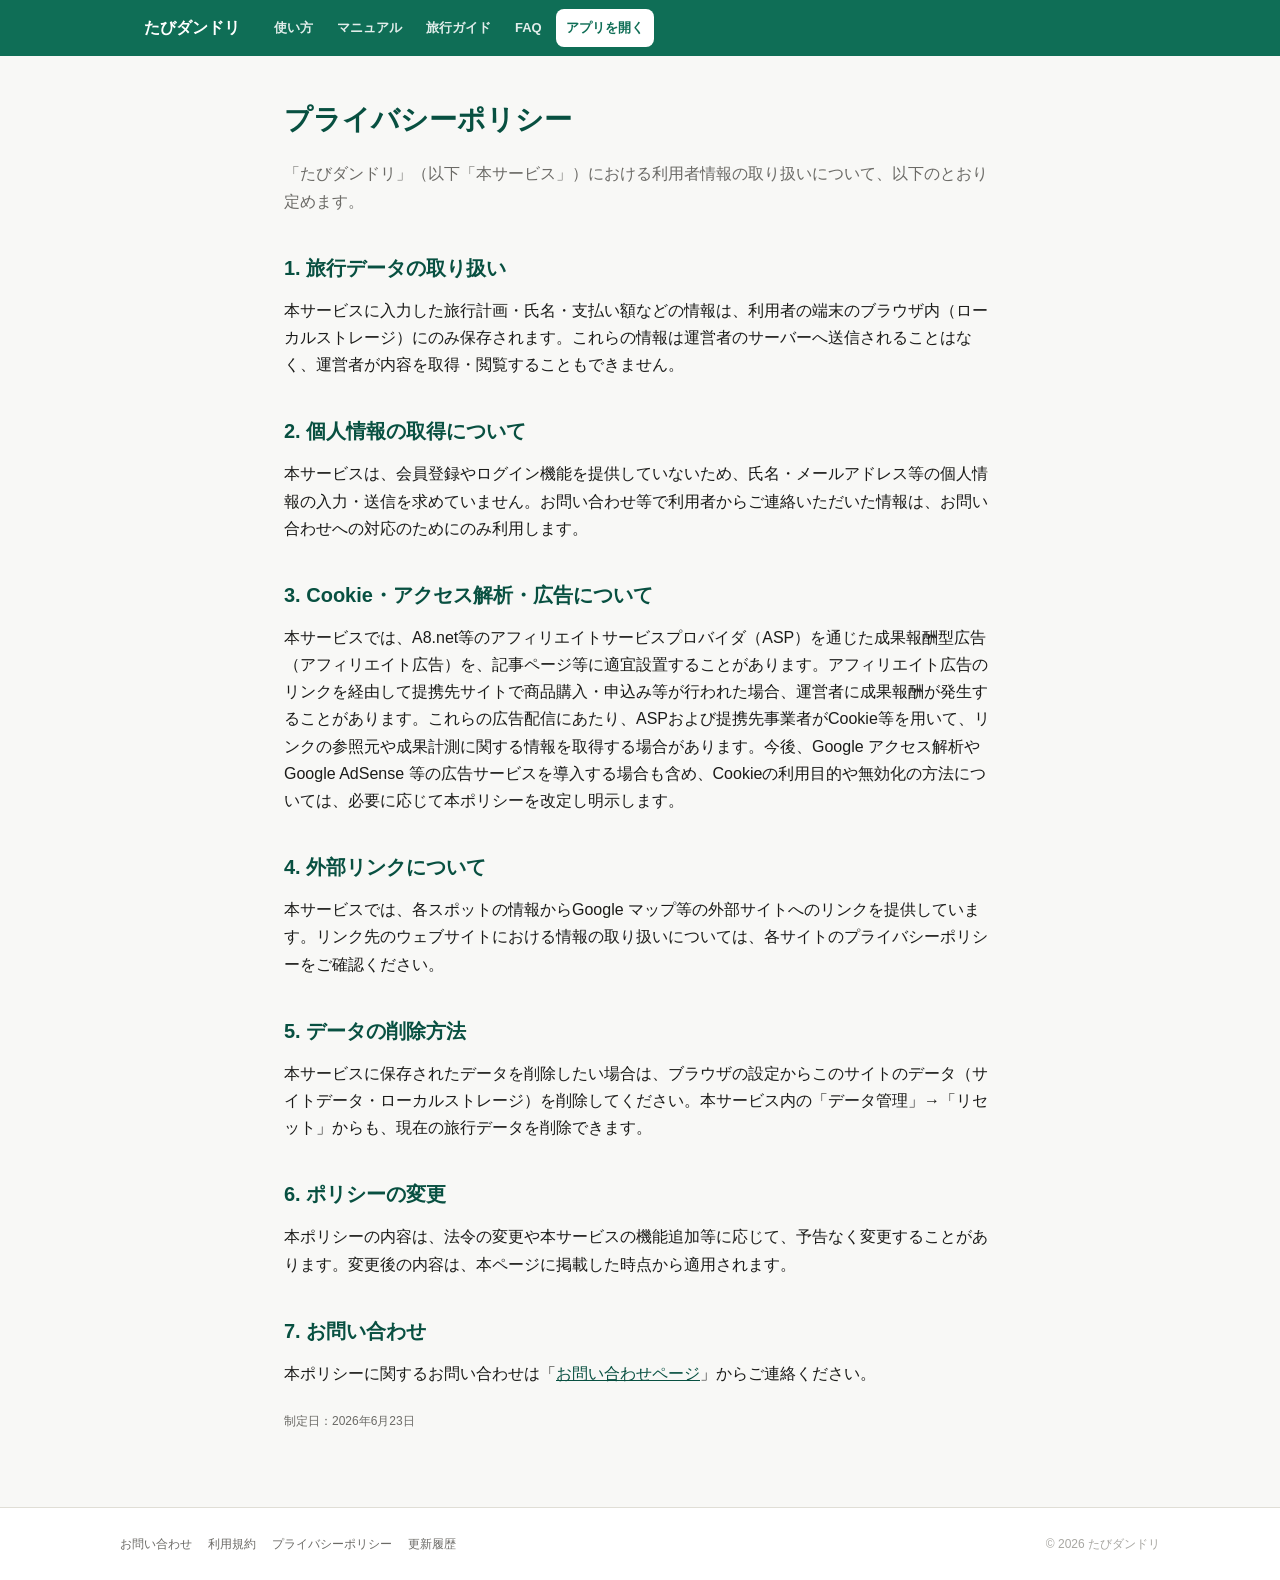
<file: privacy.html>
<!DOCTYPE html>
<html lang="ja">
<head>
<meta charset="UTF-8">
<meta name="viewport" content="width=device-width, initial-scale=1.0">
<title>プライバシーポリシー｜たびダンドリ</title>
<meta name="description" content="たびダンドリのプライバシーポリシーです。">
<link rel="canonical" href="https://tabidandoriadmin-star.github.io/tabidandori/privacy.html">
<meta property="og:type" content="website">
<meta property="og:locale" content="ja_JP">
<meta property="og:site_name" content="たびダンドリ">
<meta property="og:title" content="プライバシーポリシー｜たびダンドリ">
<meta property="og:description" content="たびダンドリのプライバシーポリシーです。">
<meta property="og:url" content="https://tabidandoriadmin-star.github.io/tabidandori/privacy.html">
<meta property="og:image" content="https://tabidandoriadmin-star.github.io/tabidandori/assets/icons/icon-512.png">
<link rel="icon" href="assets/icons/favicon.ico" sizes="any">
<link rel="icon" type="image/png" href="assets/icons/favicon-32.png" sizes="32x32">
<link rel="apple-touch-icon" href="assets/icons/apple-touch-icon.png">
<link rel="stylesheet" href="assets/site.css">
</head>
<body>

<header class="site-header">
  <div class="site-header-inner">
    <a class="site-logo" href="index.html">たびダンドリ</a>
    <nav class="site-nav" aria-label="サイトナビゲーション">
      <a href="getting-started.html">使い方</a>
      <a href="manual.html">マニュアル</a>
      <a href="guide/index.html">旅行ガイド</a>
      <a href="faq.html">FAQ</a>
      <a class="nav-cta" href="app.html">アプリを開く</a>
    </nav>
  </div>
</header>

<main class="page narrow">
  <h1>プライバシーポリシー</h1>
  <p class="lead">「たびダンドリ」（以下「本サービス」）における利用者情報の取り扱いについて、以下のとおり定めます。</p>

  <h2>1. 旅行データの取り扱い</h2>
  <p>本サービスに入力した旅行計画・氏名・支払い額などの情報は、利用者の端末のブラウザ内（ローカルストレージ）にのみ保存されます。これらの情報は運営者のサーバーへ送信されることはなく、運営者が内容を取得・閲覧することもできません。</p>

  <h2>2. 個人情報の取得について</h2>
  <p>本サービスは、会員登録やログイン機能を提供していないため、氏名・メールアドレス等の個人情報の入力・送信を求めていません。お問い合わせ等で利用者からご連絡いただいた情報は、お問い合わせへの対応のためにのみ利用します。</p>

  <h2>3. Cookie・アクセス解析・広告について</h2>
  <p>本サービスでは、A8.net等のアフィリエイトサービスプロバイダ（ASP）を通じた成果報酬型広告（アフィリエイト広告）を、記事ページ等に適宜設置することがあります。アフィリエイト広告のリンクを経由して提携先サイトで商品購入・申込み等が行われた場合、運営者に成果報酬が発生することがあります。これらの広告配信にあたり、ASPおよび提携先事業者がCookie等を用いて、リンクの参照元や成果計測に関する情報を取得する場合があります。今後、Google アクセス解析や Google AdSense 等の広告サービスを導入する場合も含め、Cookieの利用目的や無効化の方法については、必要に応じて本ポリシーを改定し明示します。</p>

  <h2>4. 外部リンクについて</h2>
  <p>本サービスでは、各スポットの情報からGoogle マップ等の外部サイトへのリンクを提供しています。リンク先のウェブサイトにおける情報の取り扱いについては、各サイトのプライバシーポリシーをご確認ください。</p>

  <h2>5. データの削除方法</h2>
  <p>本サービスに保存されたデータを削除したい場合は、ブラウザの設定からこのサイトのデータ（サイトデータ・ローカルストレージ）を削除してください。本サービス内の「データ管理」→「リセット」からも、現在の旅行データを削除できます。</p>

  <h2>6. ポリシーの変更</h2>
  <p>本ポリシーの内容は、法令の変更や本サービスの機能追加等に応じて、予告なく変更することがあります。変更後の内容は、本ページに掲載した時点から適用されます。</p>

  <h2>7. お問い合わせ</h2>
  <p>本ポリシーに関するお問い合わせは「<a href="contact.html">お問い合わせページ</a>」からご連絡ください。</p>

  <p class="lead" style="margin-top:2em;font-size:12px">制定日：2026年6月23日</p>
</main>

<footer class="site-footer">
  <div class="site-footer-inner">
    <div class="footer-links">
      <a href="contact.html">お問い合わせ</a>
      <a href="terms.html">利用規約</a>
      <a href="privacy.html" aria-current="page">プライバシーポリシー</a>
      <a href="changelog.html">更新履歴</a>
    </div>
    <div class="footer-copy">© 2026 たびダンドリ</div>
  </div>
</footer>

</body>
</html>
</file>
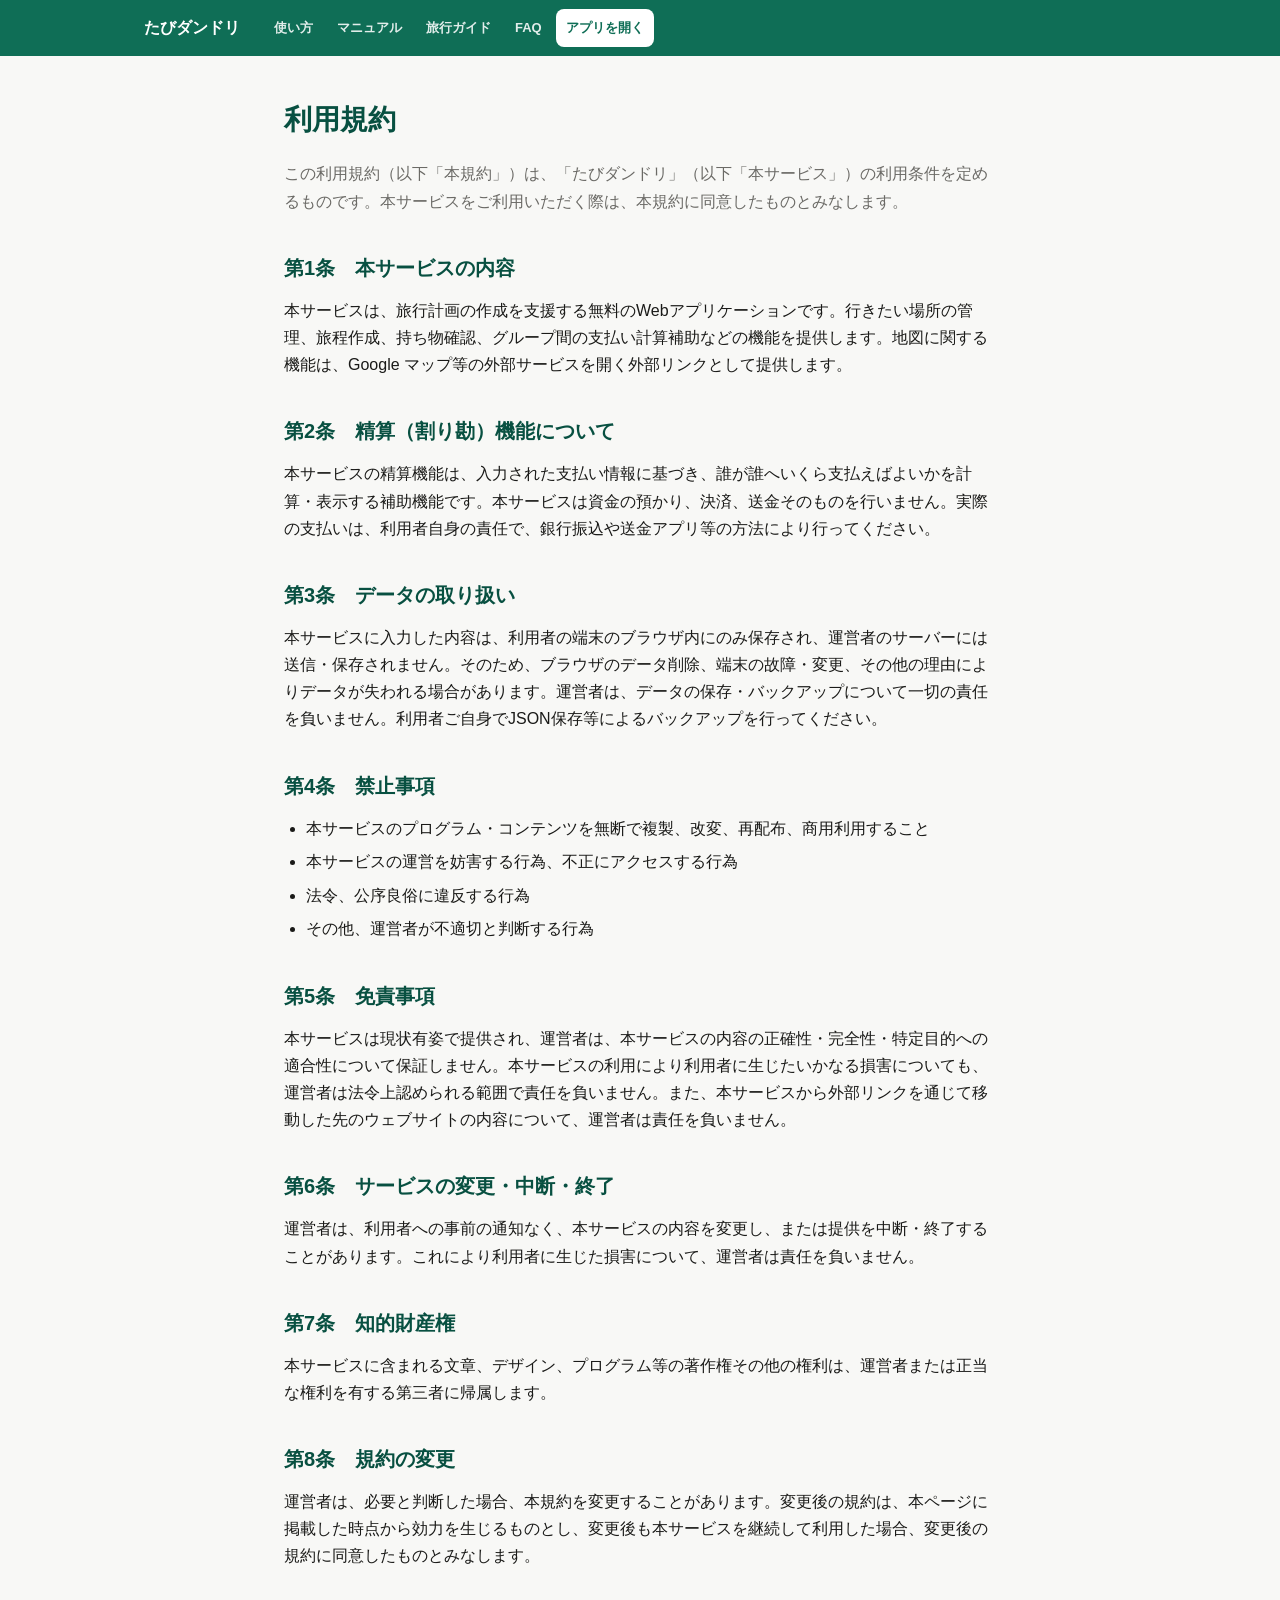
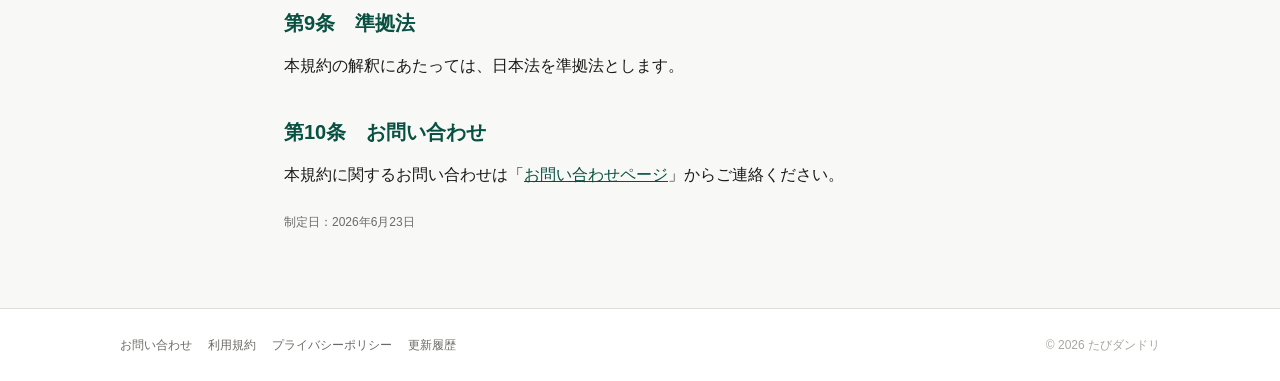
<file: terms.html>
<!DOCTYPE html>
<html lang="ja">
<head>
<meta charset="UTF-8">
<meta name="viewport" content="width=device-width, initial-scale=1.0">
<title>利用規約｜たびダンドリ</title>
<meta name="description" content="たびダンドリの利用規約です。">
<link rel="canonical" href="https://tabidandoriadmin-star.github.io/tabidandori/terms.html">
<meta property="og:type" content="website">
<meta property="og:locale" content="ja_JP">
<meta property="og:site_name" content="たびダンドリ">
<meta property="og:title" content="利用規約｜たびダンドリ">
<meta property="og:description" content="たびダンドリの利用規約です。">
<meta property="og:url" content="https://tabidandoriadmin-star.github.io/tabidandori/terms.html">
<meta property="og:image" content="https://tabidandoriadmin-star.github.io/tabidandori/assets/icons/icon-512.png">
<link rel="icon" href="assets/icons/favicon.ico" sizes="any">
<link rel="icon" type="image/png" href="assets/icons/favicon-32.png" sizes="32x32">
<link rel="apple-touch-icon" href="assets/icons/apple-touch-icon.png">
<link rel="stylesheet" href="assets/site.css">
</head>
<body>

<header class="site-header">
  <div class="site-header-inner">
    <a class="site-logo" href="index.html">たびダンドリ</a>
    <nav class="site-nav" aria-label="サイトナビゲーション">
      <a href="getting-started.html">使い方</a>
      <a href="manual.html">マニュアル</a>
      <a href="guide/index.html">旅行ガイド</a>
      <a href="faq.html">FAQ</a>
      <a class="nav-cta" href="app.html">アプリを開く</a>
    </nav>
  </div>
</header>

<main class="page narrow">
  <h1>利用規約</h1>
  <p class="lead">この利用規約（以下「本規約」）は、「たびダンドリ」（以下「本サービス」）の利用条件を定めるものです。本サービスをご利用いただく際は、本規約に同意したものとみなします。</p>

  <h2>第1条　本サービスの内容</h2>
  <p>本サービスは、旅行計画の作成を支援する無料のWebアプリケーションです。行きたい場所の管理、旅程作成、持ち物確認、グループ間の支払い計算補助などの機能を提供します。地図に関する機能は、Google マップ等の外部サービスを開く外部リンクとして提供します。</p>

  <h2>第2条　精算（割り勘）機能について</h2>
  <p>本サービスの精算機能は、入力された支払い情報に基づき、誰が誰へいくら支払えばよいかを計算・表示する補助機能です。本サービスは資金の預かり、決済、送金そのものを行いません。実際の支払いは、利用者自身の責任で、銀行振込や送金アプリ等の方法により行ってください。</p>

  <h2>第3条　データの取り扱い</h2>
  <p>本サービスに入力した内容は、利用者の端末のブラウザ内にのみ保存され、運営者のサーバーには送信・保存されません。そのため、ブラウザのデータ削除、端末の故障・変更、その他の理由によりデータが失われる場合があります。運営者は、データの保存・バックアップについて一切の責任を負いません。利用者ご自身でJSON保存等によるバックアップを行ってください。</p>

  <h2>第4条　禁止事項</h2>
  <ul>
    <li>本サービスのプログラム・コンテンツを無断で複製、改変、再配布、商用利用すること</li>
    <li>本サービスの運営を妨害する行為、不正にアクセスする行為</li>
    <li>法令、公序良俗に違反する行為</li>
    <li>その他、運営者が不適切と判断する行為</li>
  </ul>

  <h2>第5条　免責事項</h2>
  <p>本サービスは現状有姿で提供され、運営者は、本サービスの内容の正確性・完全性・特定目的への適合性について保証しません。本サービスの利用により利用者に生じたいかなる損害についても、運営者は法令上認められる範囲で責任を負いません。また、本サービスから外部リンクを通じて移動した先のウェブサイトの内容について、運営者は責任を負いません。</p>

  <h2>第6条　サービスの変更・中断・終了</h2>
  <p>運営者は、利用者への事前の通知なく、本サービスの内容を変更し、または提供を中断・終了することがあります。これにより利用者に生じた損害について、運営者は責任を負いません。</p>

  <h2>第7条　知的財産権</h2>
  <p>本サービスに含まれる文章、デザイン、プログラム等の著作権その他の権利は、運営者または正当な権利を有する第三者に帰属します。</p>

  <h2>第8条　規約の変更</h2>
  <p>運営者は、必要と判断した場合、本規約を変更することがあります。変更後の規約は、本ページに掲載した時点から効力を生じるものとし、変更後も本サービスを継続して利用した場合、変更後の規約に同意したものとみなします。</p>

  <h2>第9条　準拠法</h2>
  <p>本規約の解釈にあたっては、日本法を準拠法とします。</p>

  <h2>第10条　お問い合わせ</h2>
  <p>本規約に関するお問い合わせは「<a href="contact.html">お問い合わせページ</a>」からご連絡ください。</p>

  <p class="lead" style="margin-top:2em;font-size:12px">制定日：2026年6月23日</p>
</main>

<footer class="site-footer">
  <div class="site-footer-inner">
    <div class="footer-links">
      <a href="contact.html">お問い合わせ</a>
      <a href="terms.html" aria-current="page">利用規約</a>
      <a href="privacy.html">プライバシーポリシー</a>
      <a href="changelog.html">更新履歴</a>
    </div>
    <div class="footer-copy">© 2026 たびダンドリ</div>
  </div>
</footer>

</body>
</html>
</file>
<file: assets/site.css>
*, *::before, *::after { box-sizing: border-box; margin: 0; padding: 0; }
:root {
  --teal:   #0F6E56; --teal-l: #E1F5EE; --teal-d: #085041;
  --amber:  #854F0B; --amber-l: #FAEEDA;
  --coral:  #993C1D; --coral-l: #FAECE7;
  --blue:   #185FA5; --blue-l:  #E6F1FB;
  --bg:     #F8F8F6;
  --surface:#FFFFFF;
  --border: #E0DED6;
  --border2:#C8C6BE;
  --text:   #1A1A18;
  --muted:  #6B6A66;
  --hint:   #A8A7A2;
  --radius: 8px;
  --radius-lg: 12px;
}
html { scroll-behavior: smooth; }
body {
  font-family: -apple-system, BlinkMacSystemFont, 'Hiragino Sans', 'Yu Gothic UI', sans-serif;
  background: var(--bg); color: var(--text); line-height: 1.7;
  min-height: 100vh; display: flex; flex-direction: column;
}
a { color: var(--teal-d); }
a:hover { text-decoration: underline; }
button:focus-visible, a:focus-visible, summary:focus-visible {
  outline: 3px solid #F4C95D; outline-offset: 2px;
}

/* ===== SITE HEADER / NAV ===== */
.site-header { background: var(--teal); color: #fff; position: sticky; top: 0; z-index: 100; }
.site-header-inner { max-width: 1040px; margin: 0 auto; padding: 0 1.5rem; display: flex; align-items: center; gap: 1.5rem; height: 56px; }
.site-logo { color: #fff; font-size: 16px; font-weight: 700; text-decoration: none; white-space: nowrap; flex-shrink: 0; }
.site-logo:hover { text-decoration: none; opacity: 0.9; }
.site-nav { display: flex; gap: 4px; flex-wrap: wrap; flex: 1; }
.site-nav a { color: rgba(255,255,255,0.88); text-decoration: none; font-size: 13px; font-weight: 600; padding: 8px 10px; border-radius: var(--radius); white-space: nowrap; }
.site-nav a:hover, .site-nav a[aria-current="page"] { background: rgba(255,255,255,0.16); color: #fff; }
.site-nav .nav-cta { background: #fff; color: var(--teal); }
.site-nav .nav-cta:hover { background: var(--teal-l); }

.sr-only { position: absolute; width: 1px; height: 1px; padding: 0; margin: -1px; overflow: hidden; clip: rect(0,0,0,0); white-space: nowrap; border: 0; }

/* ===== LAYOUT ===== */
.page { flex: 1; max-width: 1040px; margin: 0 auto; padding: 2.5rem 1.5rem 4rem; width: 100%; }
.page.narrow { max-width: 760px; }
.page h1 { font-size: 28px; font-weight: 700; color: var(--teal-d); margin-bottom: 0.6em; }
.page h2 { font-size: 20px; font-weight: 700; color: var(--teal-d); margin: 1.8em 0 0.6em; }
.page h3 { font-size: 16px; font-weight: 700; margin: 1.4em 0 0.5em; }
.page p { margin-bottom: 1em; }
.page ul, .page ol { margin: 0 0 1em 1.4em; }
.page li { margin-bottom: 0.4em; }
.lead { font-size: 16px; color: var(--muted); }

/* ===== HERO (index) ===== */
.hero { background: linear-gradient(180deg, var(--teal-l), var(--bg)); padding: 3.5rem 1.5rem; text-align: center; }
.hero-inner { max-width: 720px; margin: 0 auto; }
.hero-logo { margin-bottom: 1em; }
.hero-logo img { height: 220px; width: auto; max-width: 100%; }
.hero .catch { font-size: 18px; font-weight: 600; color: var(--text); margin-bottom: 0.8em; }
.hero .desc { font-size: 14px; color: var(--muted); margin-bottom: 1.8em; }
.hero-ctas { display: flex; gap: 12px; justify-content: center; flex-wrap: wrap; }

.screenshots { padding: 0 1.5rem 3rem; }
.screenshots-inner { max-width: 900px; margin: 0 auto; display: grid; grid-template-columns: repeat(auto-fit, minmax(280px, 1fr)); gap: 20px; }
.screenshot-card { margin: 0; background: var(--surface); border: 1px solid var(--border); border-radius: var(--radius-lg); padding: 10px; text-align: center; }
.screenshot-card img { width: 100%; height: auto; border-radius: calc(var(--radius-lg) - 4px); display: block; }
.screenshot-card figcaption { font-size: 13px; color: var(--muted); margin-top: 0.6em; }

.btn { display: inline-flex; align-items: center; justify-content: center; padding: 12px 26px; border-radius: var(--radius); font-size: 14px; font-weight: 700; text-decoration: none; cursor: pointer; border: 1px solid transparent; }
.btn:hover { text-decoration: none; }
.btn-primary { background: var(--teal); color: #fff; }
.btn-primary:hover { background: var(--teal-d); }
.btn-secondary { background: var(--surface); color: var(--teal-d); border-color: var(--border2); }
.btn-secondary:hover { background: var(--teal-l); }

/* ===== FEATURE GRID ===== */
.feature-grid { display: grid; grid-template-columns: repeat(auto-fit, minmax(220px, 1fr)); gap: 16px; margin: 2rem 0; }
.feature-card { background: var(--surface); border: 1px solid var(--border); border-radius: var(--radius-lg); padding: 1.2rem 1.3rem; }
.feature-card .icon { font-size: 22px; margin-bottom: 0.4em; }
.feature-card h3 { margin-top: 0; font-size: 15px; color: var(--teal-d); }
.feature-card p { font-size: 13px; color: var(--muted); margin-bottom: 0; }

.note-box { background: var(--gray-l, #F1EFE8); border: 1px solid var(--border); border-radius: var(--radius); padding: 0.9em 1.1em; font-size: 13px; color: var(--muted); margin: 1.2em 0; }

/* ===== STEPS ===== */
.step-list { list-style: none; margin: 0; padding: 0; }
.step-list li { display: flex; gap: 14px; margin-bottom: 1.4em; }
.step-num { flex-shrink: 0; width: 30px; height: 30px; border-radius: 50%; background: var(--teal); color: #fff; display: flex; align-items: center; justify-content: center; font-weight: 700; font-size: 14px; }
.step-body h3 { margin: 0 0 0.3em; font-size: 15px; }
.step-body p { margin: 0; font-size: 13px; color: var(--muted); }

/* ===== FAQ ===== */
.faq-item { background: var(--surface); border: 1px solid var(--border); border-radius: var(--radius); margin-bottom: 10px; }
.faq-item summary { padding: 0.9em 1.1em; font-weight: 700; font-size: 14px; cursor: pointer; list-style: none; }
.faq-item summary::-webkit-details-marker { display: none; }
.faq-item summary::before { content: "Q. "; color: var(--teal-d); }
.faq-item[open] summary { border-bottom: 1px solid var(--border); }
.faq-item .faq-a { padding: 0.9em 1.1em; font-size: 13px; color: var(--muted); }

/* ===== CHANGELOG ===== */
.changelog-entry { border-bottom: 1px solid var(--border); padding: 1em 0; }
.changelog-date { font-size: 12px; color: var(--muted); margin-bottom: 0.4em; font-weight: 600; }

/* ===== SITE FOOTER ===== */
.site-footer { background: var(--surface); border-top: 1px solid var(--border); padding: 1.6rem 1.5rem; }
.site-footer-inner { max-width: 1040px; margin: 0 auto; display: flex; flex-wrap: wrap; gap: 14px; align-items: center; justify-content: space-between; }
.footer-links { display: flex; gap: 16px; flex-wrap: wrap; }
.footer-links a { font-size: 12px; color: var(--muted); text-decoration: none; }
.footer-links a:hover { color: var(--teal-d); text-decoration: underline; }
.footer-copy { font-size: 12px; color: var(--hint); }

@media (max-width: 640px) {
  .site-header-inner { flex-wrap: wrap; height: auto; padding: 10px 1rem; gap: 8px; }
  .site-nav { gap: 2px; }
  .hero-logo img { height: 130px; }
  .hero .catch { font-size: 15px; }
}
</file>
<file: assets/app.css>
*, *::before, *::after { box-sizing: border-box; margin: 0; padding: 0; }
:root {
  --teal:   #0F6E56; --teal-l: #E1F5EE; --teal-d: #085041;
  --amber:  #854F0B; --amber-l: #FAEEDA;
  --coral:  #993C1D; --coral-l: #FAECE7;
  --blue:   #185FA5; --blue-l:  #E6F1FB;
  --stay:   #1F2A44; --stay-l:  #E8EDF6;
  --purple: #8B6FD3; --purple-l:#F7F2FF;
  --gray:   #5F5E5A; --gray-l:  #F1EFE8;
  --bg:     #F8F8F6;
  --surface:#FFFFFF;
  --border: #E0DED6;
  --border2:#C8C6BE;
  --text:   #1A1A18;
  --muted:  #6B6A66;
  --hint:   #A8A7A2;
  --radius: 8px;
  --radius-lg: 12px;
}
body { font-family: -apple-system, BlinkMacSystemFont, 'Hiragino Sans', 'Yu Gothic UI', sans-serif; background: var(--bg); color: var(--text); min-height: 100vh; }

/* ===== HEADER ===== */
.header { background: var(--teal); color: #fff; padding: 0 1.5rem; display: flex; align-items: center; gap: 1rem; height: 56px; position: sticky; top: 0; z-index: 100; }
.brand-home-link { color: #fff; font-size: 13px; font-weight: 700; text-decoration: none; white-space: nowrap; flex-shrink: 0; opacity: 0.92; border-right: 1px solid rgba(255,255,255,0.35); padding-right: 1rem; }
.brand-home-link:hover { opacity: 1; text-decoration: underline; }
.header-title { font-size: 16px; font-weight: 600; flex: 1; }
.header-title input { background: none; border: none; color: #fff; font-size: 16px; font-weight: 600; width: 100%; outline: none; }
.header-title input::placeholder { color: rgba(255,255,255,0.55); }
.save-badge { font-size: 11px; padding: 3px 10px; border-radius: 999px; border: 1px solid rgba(255,255,255,0.4); color: rgba(255,255,255,0.9); white-space: nowrap; display: flex; align-items: center; gap: 4px; }
.save-badge.saved { border-color: rgba(255,255,255,0.6); }
.save-badge.saving { opacity: 0.7; }
.pdf-btn { padding: 6px 14px; background: #fff; color: var(--teal); border: none; border-radius: var(--radius); font-size: 13px; font-weight: 600; cursor: pointer; white-space: nowrap; display: flex; align-items: center; gap: 5px; }
.pdf-btn:hover { background: var(--teal-l); }
.pdf-btn svg { width:15px; height:15px; }
.header-btn { padding: 6px 10px; background: rgba(255,255,255,0.12); color: #fff; border: 1px solid rgba(255,255,255,0.35); border-radius: var(--radius); font-size: 12px; font-weight: 600; cursor: pointer; white-space: nowrap; }
.header-btn:hover { background: rgba(255,255,255,0.22); }
.header-btn.danger { background: rgba(185, 28, 28, 0.18); border-color: rgba(255,255,255,0.42); }
.header-btn.danger:hover { background: rgba(185, 28, 28, 0.32); }
a.header-btn { display: inline-block; text-decoration: none; }
#share-btn { display: none; }
.header-more { display: contents; }
.header-more > summary { display: none; }
.header-menu { display: contents; }
.header-menu-label { display: none; }
.map-btn { padding: 4px 9px; border: 1px solid var(--border2); border-radius: 999px; font-size: 11px; font-weight: 600; color: var(--blue); background: var(--surface); cursor: pointer; white-space: nowrap; }
.map-btn:hover { background: var(--blue-l); border-color: var(--blue); }
.order-btns { display: flex; gap: 2px; }
.mini-btn { background: none; border: 1px solid var(--border); color: var(--muted); border-radius: 5px; font-size: 11px; padding: 2px 6px; cursor: pointer; }
.mini-btn:hover:not(:disabled) { background: var(--bg); color: var(--text); }
.mini-btn:disabled { opacity: 0.35; cursor: default; }
.tool-note { font-size: 12px; color: var(--muted); background: var(--gray-l); border: 1px solid var(--border); border-radius: var(--radius); padding: 9px 12px; margin-bottom: 12px; line-height: 1.5; }
.tool-note .header-btn { background: var(--surface); color: var(--teal-d); border-color: var(--border2); }
.tool-note .header-btn:hover { background: var(--teal-l); border-color: var(--teal); }

/* ===== TABS ===== */
.tabs { display: flex; background: var(--surface); border-bottom: 1px solid var(--border); padding: 0 1.5rem; position: sticky; top: var(--sticky-offset, 56px); z-index: 90; box-shadow: 0 1px 0 rgba(0,0,0,0.03); overflow-x: auto; scrollbar-width: thin; }
.tab { flex: 0 0 auto; padding: 12px 18px; font-size: 13px; font-weight: 500; color: var(--muted); border: none; background: none; cursor: pointer; border-bottom: 2px solid transparent; margin-bottom: -1px; }
.tab.active { color: var(--teal); border-bottom-color: var(--teal); }
.tab:hover:not(.active) { color: var(--text); }
.tab-panel { display: none; padding: 1.25rem 1.5rem; max-width: 780px; margin: 0 auto; }
.tab-panel.active { display: block; }
button:focus-visible, input:focus-visible, select:focus-visible, textarea:focus-visible, summary:focus-visible, a:focus-visible, [tabindex]:focus-visible {
  outline: 3px solid #F4C95D !important;
  outline-offset: 2px;
}

/* ===== WISH LIST ===== */
.add-bar { display: flex; gap: 8px; margin-bottom: 1rem; flex-wrap: wrap; }
.add-bar input[type=text] { flex: 1; min-width: 160px; padding: 8px 12px; border: 1px solid var(--border2); border-radius: var(--radius); font-size: 13px; background: var(--surface); color: var(--text); }
.add-bar input[type=text]:focus { outline: none; border-color: var(--teal); }
.add-bar select { padding: 8px 10px; border: 1px solid var(--border2); border-radius: var(--radius); font-size: 13px; background: var(--surface); color: var(--text); cursor: pointer; }
.add-bar button { padding: 8px 16px; border: none; border-radius: var(--radius); background: var(--teal); color: #fff; font-size: 13px; font-weight: 500; cursor: pointer; white-space: nowrap; }
.add-bar button:hover { background: var(--teal-d); }

.wcard { background: var(--surface); border: 1px solid var(--border); border-radius: var(--radius-lg); margin-bottom: 8px; padding: 10px 14px; }
.wcard-r1 { display: flex; align-items: center; gap: 8px; flex-wrap: wrap; }
.wcard-r2 { display: flex; align-items: stretch; gap: 6px; margin-top: 7px; }
.card-actions { display: flex; align-items: center; gap: 8px; flex-wrap: wrap; margin-top: 7px; }
.wish-toolbar { display: flex; justify-content: flex-end; gap: 8px; margin: -4px 0 10px; flex-wrap: wrap; }
.wish-compact-hint { font-size: 11px; color: var(--muted); align-self: center; }
.wcard.compact { padding: 8px 10px; margin-bottom: 6px; }
.wcard.compact .wcard-r1 { gap: 6px; }
.wish-compact-name { flex: 1; min-width: 140px; font-size: 13px; font-weight: 700; color: var(--text); overflow-wrap: anywhere; }
.wish-compact-meta { display: flex; align-items: center; gap: 6px; flex-wrap: wrap; margin-top: 5px; padding-left: 2px; }
.wish-compact-text { font-size: 11px; color: var(--muted); line-height: 1.45; overflow-wrap: anywhere; display: -webkit-box; -webkit-line-clamp: 2; -webkit-box-orient: vertical; overflow: hidden; }
.wish-compact-text.conflict { color: var(--coral); }
.wish-open-btn { padding: 4px 9px; border: 1px solid #9DBFE2; border-radius: 999px; font-size: 11px; font-weight: 600; color: var(--blue); background: var(--blue-l); cursor: pointer; white-space: nowrap; }
.wish-open-btn:hover { border-color: var(--blue); }
.wcard .card-actions { gap: 5px; margin-top: 6px; }
.wcard .card-more-menu { display: flex; align-items: center; gap: 4px; flex-wrap: wrap; }
.tag { font-size: 11px; font-weight: 600; padding: 3px 9px; border-radius: 999px; white-space: nowrap; }
.tag-food       { background: var(--amber-l);  color: var(--amber); }
.tag-snack      { background: #FFF1F6;         color: #A33A64; }
.tag-sightseeing{ background: var(--purple-l); color: var(--purple); }
.tag-nature     { background: var(--teal-l);   color: var(--teal-d); }
.tag-activity   { background: var(--coral-l);  color: var(--coral); }
.tag-stay       { background: var(--stay-l);   color: var(--stay); }
.cat-sel { font-size: 11px; font-weight: 600; padding: 3px 8px; border-radius: 999px; border: 1px solid var(--border2); cursor: pointer; }
.cat-sel.tag-food       { background: var(--amber-l); color: var(--amber); border-color: #E8C993; }
.cat-sel.tag-snack      { background: #FFF1F6; color: #A33A64; border-color: #F0B9CB; }
.cat-sel.tag-sightseeing{ background: var(--purple-l); color: var(--purple); border-color: #DDD2F7; }
.cat-sel.tag-nature     { background: var(--teal-l); color: var(--teal-d); border-color: #B5DDCF; }
.cat-sel.tag-activity   { background: var(--coral-l); color: var(--coral); border-color: #E3B0A1; }
.cat-sel.tag-stay       { background: var(--stay-l); color: var(--stay); border-color: #7F91B5; }
.cat-sel:focus { outline: none; border-color: var(--teal); }
.wish-name-inp { flex: 1; min-width: 120px; font-size: 14px; font-weight: 600; color: var(--text); border: 1px solid var(--border); border-radius: 6px; background: var(--surface); padding: 4px 8px; }
.wish-name-inp:focus { outline: none; border-color: var(--teal); }
.wish-section-title { font-size: 13px; font-weight: 700; color: var(--teal-d); margin: 14px 0 8px; display: flex; align-items: center; gap: 8px; }
.wish-section-title.sub { color: var(--muted); margin-top: 20px; }
.wish-count { font-size: 11px; font-weight: 600; color: var(--muted); background: var(--gray-l); border: 1px solid var(--border); border-radius: 999px; padding: 2px 8px; }
.wish-status { font-size: 11px; font-weight: 600; color: var(--blue); background: var(--blue-l); border-radius: 999px; padding: 3px 9px; white-space: nowrap; }
.wcard.scheduled { opacity: 0.92; }
.wcard.scheduled .move-btn { color: var(--blue); }

.conflict-badge { font-size: 11px; font-weight: 700; padding: 3px 8px; border-radius: 999px; background: var(--coral-l); color: var(--coral); white-space: nowrap; }
.conflict-inp.has-conflict { border-color: #E5B5A6 !important; background: #FFF8F5 !important; }
.move-btn { padding: 4px 10px; border: 1px solid var(--border2); border-radius: 999px; font-size: 11px; font-weight: 600; color: var(--teal); background: none; cursor: pointer; white-space: nowrap; }
.move-btn:hover { background: var(--teal-l); border-color: var(--teal); }
.icon-btn { background: none; border: none; cursor: pointer; color: var(--hint); font-size: 16px; line-height: 1; padding: 3px 5px; border-radius: 4px; }
.icon-btn:hover { color: var(--text); background: var(--bg); }
.card-more { display: contents; }
.card-more > summary { display: none; }
.card-more-menu { display: contents; }
.card-more-menu .danger-action { color: #B42318; }
.mobile-map-label { display: none; }
.ecard .card-actions { gap: 5px; margin-top: 5px; }
.ecard .card-more-menu { display: flex; align-items: center; gap: 4px; flex-wrap: wrap; }
.ecard .order-btns { gap: 3px; }
.mobile-action-label { display: none; }
.url-field { display: flex; align-items: center; gap: 6px; flex: 1; min-width: 0; }
.url-field svg { width:14px; height:14px; color: var(--hint); flex-shrink: 0; }
.url-inp { flex: 1; min-width: 0; font-size: 12px; padding: 4px 8px; border: 1px solid var(--border2); border-radius: 6px; background: var(--surface); color: var(--muted); }
.url-inp::placeholder { color: var(--hint); }
.url-inp:focus { outline: none; border-color: var(--teal); }
textarea.url-inp { width: 100%; min-height: 42px; line-height: 1.45; font-family: inherit; resize: vertical; overflow-wrap: anywhere; }
.url-open { color: var(--blue); font-size: 13px; text-decoration: none; display: flex; align-items: center; flex-shrink: 0; }
.url-open svg { width:14px; height:14px; }
.empty-msg { text-align: center; padding: 2rem; font-size: 13px; color: var(--hint); }

/* ===== ITINERARY ===== */
.plan-sticky-controls { position: sticky; top: var(--plan-sticky-top, 100px); z-index: 75; background: rgba(248,248,246,0.96); backdrop-filter: blur(8px); -webkit-backdrop-filter: blur(8px); padding: 7px 0 9px; margin: 0 0 12px; border-bottom: 1px solid rgba(224,222,214,0.85); }
.plan-header { display: flex; align-items: center; justify-content: flex-end; gap: 8px; margin-bottom: 8px; }
.day-ctrl-btn { padding: 6px 12px; border: 1px solid var(--border2); border-radius: var(--radius); background: var(--surface); color: var(--text); font-size: 12px; cursor: pointer; }
.day-ctrl-btn:hover { background: var(--bg); }
.view-toggle-btn { border-color: var(--teal); color: var(--teal); font-weight: 700; }
.view-toggle-btn.active { background: var(--teal); color: #fff; }
.compact-badges { display: flex; align-items: center; gap: 6px; flex-wrap: wrap; margin-top: 4px; }
.compact-badge { display: inline-flex; align-items: center; border-radius: 999px; font-size: 10px; font-weight: 700; padding: 2px 7px; background: var(--blue-l); color: var(--blue); }
.spot-card.compact-card,
.tr-card.compact-card { display: block; }
.compact-head { display: flex; align-items: flex-start; justify-content: space-between; gap: 8px; min-width: 0; }
.compact-head .spot-r1,
.compact-head .tr-r1 { flex: 1 1 auto; min-width: 0; }
.card-actions.compact-actions { flex: 0 0 auto; display: flex; align-items: center; justify-content: flex-end; gap: 4px; flex-wrap: nowrap; margin-top: 0; }
.compact-time { font-size: 12px; color: var(--muted); line-height: 1.45; margin-top: 4px; overflow-wrap: anywhere; }
.compact-note { font-size: 11px; color: var(--muted); margin-top: 3px; line-height: 1.45; display: -webkit-box; -webkit-line-clamp: 2; -webkit-box-orient: vertical; overflow: hidden; overflow-wrap: anywhere; }

.day-block { background: var(--surface); border: 1px solid var(--border); border-radius: var(--radius-lg); margin-bottom: 12px; overflow: hidden; }
.day-hdr { display: flex; align-items: center; gap: 8px; padding: 10px 14px; background: var(--teal-l); border-bottom: 1px solid #C5E8DC; flex-wrap: wrap; }
.day-label { font-size: 13px; font-weight: 700; color: var(--teal-d); white-space: nowrap; }
.day-date-inp { font-size: 12px; color: var(--muted); border: none; background: none; cursor: pointer; }
.day-date-inp:focus { outline: none; }
.day-memo-inp { flex: 1; font-size: 12px; color: var(--muted); border: none; background: none; min-width: 80px; }
.day-memo-inp::placeholder { color: var(--hint); }
.day-memo-inp:focus { outline: none; }
.day-order { display: flex; gap: 3px; margin-left: auto; }
@media screen and (max-width: 640px) { .day-order { margin-left: 0; width: 100%; justify-content: flex-end; } }
.day-jumpbar { display: flex; align-items: center; gap: 6px; flex-wrap: wrap; margin: 0; padding: 8px 10px; background: rgba(255,255,255,0.82); border: 1px solid var(--border); border-radius: var(--radius); }
.day-jump-label { font-size: 11px; font-weight: 700; color: var(--muted); white-space: nowrap; }
.day-jump-btn { padding: 4px 9px; border: 1px solid var(--border2); border-radius: 999px; background: var(--surface); color: var(--teal); font-size: 11px; font-weight: 700; cursor: pointer; white-space: nowrap; }
.day-jump-btn:hover { background: var(--teal-l); border-color: var(--teal); }
.day-jump-btn.today { color: var(--blue); border-color: #9DBFE2; background: var(--blue-l); }
.day-jump-controls { display: flex; align-items: center; gap: 5px; margin-left: auto; }
.day-jump-action { color: var(--muted); border-color: var(--border); background: var(--bg); }
.day-jump-action:hover { color: var(--teal); background: var(--teal-l); border-color: var(--teal); }
.day-fold-btn { min-width: 52px; }
.day-block.collapsed .day-hdr { border-bottom: none; }
.day-collapsed-summary { font-size: 11px; color: var(--muted); margin-left: auto; white-space: nowrap; }
@media screen and (max-width: 640px) { .plan-sticky-controls { padding: 6px 0 8px; margin-top: 0; } .plan-header { justify-content: flex-start; flex-wrap: wrap; margin-bottom: 8px; } .day-jumpbar { gap: 5px; padding: 6px 8px; align-items: center; } .day-jump-label { display: none; } .day-jump-btn { padding: 5px 8px; } .day-jump-controls { width: auto; margin-left: 0; justify-content: flex-start; } .day-collapsed-summary { width: 100%; margin-left: 0; } }

.day-body { padding: 8px; display: flex; flex-direction: column; gap: 5px; }

/* timeline */
.entry { display: flex; align-items: stretch; gap: 0; }
.tl { display: flex; flex-direction: column; align-items: center; width: 28px; flex-shrink: 0; }
.dot { width: 11px; height: 11px; border-radius: 50%; flex-shrink: 0; margin-top: 12px; }
.dot-spot { background: var(--teal); }
.dot-food { background: var(--amber); }
.dot-snack { background: #D85C8A; }
.dot-sightseeing { background: var(--purple); }
.dot-nature { background: var(--teal); }
.dot-activity { background: var(--coral); }
.dot-stay { background: var(--stay); }
.dot-tr   { background: var(--gray); }
.vl { width: 2px; flex: 1; background: var(--border); margin-top: 3px; }
.ecard { flex: 1; margin-bottom: 5px; }

/* spot card */
.spot-card { display: flex; align-items: center; flex-wrap: wrap; gap: 0 6px; background: var(--bg); border: 1px solid var(--border); border-left: 4px solid var(--border2); border-radius: var(--radius); padding: 8px 12px; }
.spot-card.cat-food { border-left-color: var(--amber); background: #FFFDF8; }
.spot-card.cat-snack { border-left-color: #D85C8A; background: #FFF9FB; }
.spot-card.cat-sightseeing { border-left-color: var(--purple); background: #FEFCFF; }
.spot-card.cat-nature { border-left-color: var(--teal); background: #FAFFFD; }
.spot-card.cat-activity { border-left-color: var(--coral); background: #FFF9F7; }
.spot-card.cat-stay { border-left-color: var(--stay); background: #F2F5FA; }
.stay-extra-row { display: flex; align-items: center; gap: 6px; margin-top: 6px; flex-wrap: wrap; flex: 1 1 100%; padding-top: 6px; border-top: 1px dashed #BBD2F7; }
.stay-extra-label { font-size: 11px; font-weight: 700; color: var(--stay); white-space: nowrap; }
.checkout-card { background: #F2F5FA; border: 1px dashed #7F91B5; border-left: 4px solid var(--stay); border-radius: var(--radius); padding: 7px 12px; color: var(--stay); }
.checkout-card .checkout-title { font-size: 12px; font-weight: 700; }
.checkout-card .checkout-meta { font-size: 11px; color: var(--muted); margin-top: 2px; }
.checkout-card .checkout-note { font-size: 11px; color: var(--muted); margin-top: 3px; }
.checkout-note-inp { min-width: 180px; flex: 1 1 220px; border: 1px solid var(--border); background: var(--surface); }
.spot-r1 { display: flex; align-items: center; gap: 7px; flex: 1 1 260px; min-width: 0; }
.spot-name { flex: 1; font-size: 13px; font-weight: 600; color: var(--text); }
.spot-name-edit { flex: 1; min-width: 130px; font-size: 13px; font-weight: 600; color: var(--text); border: 1px solid transparent; border-radius: 5px; background: transparent; padding: 4px 6px; }
.spot-name-edit:hover { border-color: var(--border); background: var(--surface); }
.spot-name-edit:focus { outline: none; border-color: var(--teal); background: var(--surface); }
.time-row { display: flex; align-items: center; gap: 6px; margin-top: 6px; flex-wrap: wrap; flex: 1 1 100%; }
.time-lbl { font-size: 11px; color: var(--hint); white-space: nowrap; }
.time-inp { font-size: 12px; border: 1px solid var(--border); border-radius: 5px; padding: 3px 6px; background: var(--surface); color: var(--muted); width: 90px; }
.time-inp:focus { outline: none; border-color: var(--teal); }
.note-inp { flex: 1 1 100%; width: 100%; font-size: 12px; font-family: inherit; border: 1px solid var(--border2); border-radius: 5px; background: var(--surface); color: var(--muted); min-width: 0; min-height: 34px; line-height: 1.45; padding: 5px 7px; resize: vertical; overflow-wrap: anywhere; }
.note-inp::placeholder { color: var(--hint); }
.note-inp:focus { outline: none; border-color: var(--teal); background: var(--surface); }
.url-row { display: flex; align-items: center; gap: 6px; margin-top: 5px; flex: 1 1 180px; min-width: 0; }

/* reservation */
.reservation-box { flex: 0 0 auto; margin-top: 5px; border-top: 0; padding-top: 0; }
.reservation-box.open { flex: 1 1 100%; border-top: 1px dashed var(--border); padding-top: 7px; }
.res-toggle { display: inline-flex; align-items: center; gap: 5px; border: 1px solid var(--border2); border-radius: 999px; background: var(--surface); color: var(--muted); font-size: 11px; font-weight: 600; padding: 4px 10px; cursor: pointer; }
.res-toggle:hover { background: var(--teal-l); color: var(--teal-d); border-color: var(--teal); }
.res-toggle.has-res { color: var(--blue); border-color: #A9C8E8; background: var(--blue-l); }
.res-panel { display: grid; grid-template-columns: repeat(2, minmax(120px, 1fr)); gap: 6px; margin-top: 7px; }
.res-panel input, .res-panel textarea { font-family: inherit; font-size: 12px; border: 1px solid var(--border); border-radius: 6px; background: var(--surface); color: var(--muted); padding: 5px 7px; min-width: 0; }
.res-panel input:focus, .res-panel textarea:focus { outline: none; border-color: var(--teal); }
.res-panel textarea { grid-column: 1 / -1; min-height: 38px; line-height: 1.45; resize: vertical; overflow-wrap: anywhere; }

/* needed items */
.items-summary { font-size: 12px; color: var(--muted); background: var(--gray-l); border: 1px solid var(--border); border-radius: var(--radius); padding: 9px 12px; margin-bottom: 12px; line-height: 1.5; }
.needed-card { background: var(--surface); border: 1px solid var(--border); border-left: 4px solid var(--teal); border-radius: var(--radius-lg); padding: 10px 14px; margin-bottom: 9px; }
.needed-r1 { display: flex; align-items: center; gap: 8px; flex-wrap: wrap; margin-bottom: 6px; }
.needed-day { font-size: 11px; font-weight: 700; color: var(--teal-d); background: var(--teal-l); border-radius: 999px; padding: 3px 8px; white-space: nowrap; }
.needed-title { font-size: 13px; font-weight: 700; color: var(--text); flex: 1; min-width: 140px; }
.needed-meta { font-size: 11px; color: var(--muted); margin-top: 2px; line-height: 1.45; }
.needed-items { display: flex; gap: 6px; flex-wrap: wrap; margin-top: 8px; }
.needed-chip { font-size: 12px; font-weight: 600; color: var(--teal-d); background: var(--teal-l); border: 1px solid #B5DDCF; border-radius: 999px; padding: 4px 9px; }
.needed-raw { font-size: 12px; color: var(--muted); margin-top: 7px; white-space: pre-wrap; overflow-wrap: anywhere; line-height: 1.5; }

/* settlement */
.settle-section { background: var(--surface); border: 1px solid var(--border); border-radius: var(--radius-lg); padding: 14px; margin-bottom: 12px; }
.settle-title { font-size: 14px; font-weight: 700; color: var(--text); margin-bottom: 10px; }
.member-add { display: flex; gap: 7px; margin-bottom: 9px; }
.member-add input { flex: 1; min-width: 0; padding: 8px 10px; border: 1px solid var(--border2); border-radius: var(--radius); }
.member-add button, .expense-add-btn { border: none; border-radius: var(--radius); background: var(--teal); color: #fff; padding: 8px 14px; font-weight: 600; cursor: pointer; }
.member-chips { display: flex; flex-wrap: wrap; gap: 6px; }
.member-chip { display: inline-flex; align-items: center; gap: 5px; background: var(--teal-l); color: var(--teal-d); border-radius: 999px; padding: 5px 8px 5px 10px; font-size: 12px; font-weight: 600; }
.member-chip button { border: none; background: none; color: var(--muted); cursor: pointer; padding: 0 2px; }
.expense-form { display: grid; grid-template-columns: minmax(0,1.4fr) minmax(100px,.8fr) minmax(100px,.7fr); gap: 8px; }
.expense-field { display: flex; flex-direction: column; gap: 4px; min-width: 0; }
.expense-field-label { font-size: 10px; font-weight: 700; color: var(--muted); }
.expense-field input, .expense-field select { width: 100%; min-width: 0; padding: 8px 9px; border: 1px solid var(--border2); border-radius: var(--radius); background: var(--surface); }
.expense-note { grid-column: 1 / -1; }
.expense-participants { grid-column: 1 / -1; display: flex; flex-wrap: wrap; gap: 6px; padding: 8px; background: var(--bg); border-radius: var(--radius); }
.expense-person { display: inline-flex; align-items: center; gap: 4px; font-size: 12px; padding: 4px 7px; background: var(--surface); border: 1px solid var(--border); border-radius: 999px; }
.expense-actions { grid-column: 1 / -1; display: flex; justify-content: flex-end; }
.expense-card { border: 1px solid var(--border); border-radius: var(--radius); padding: 10px 12px; margin-bottom: 7px; }
.expense-r1 { display: flex; align-items: center; gap: 7px; flex-wrap: wrap; }
.expense-place { font-weight: 700; flex: 1; }
.expense-amount { font-weight: 700; color: var(--teal-d); }
.expense-meta { font-size: 11px; color: var(--muted); margin-top: 4px; line-height: 1.45; }
.settle-summary { display: grid; grid-template-columns: repeat(auto-fit,minmax(150px,1fr)); gap: 7px; margin-bottom: 12px; }
.balance-card { border: 1px solid var(--border); border-radius: var(--radius); padding: 9px 10px; }
.balance-name { font-size: 12px; font-weight: 700; }
.balance-value { font-size: 14px; font-weight: 700; margin-top: 3px; }
.balance-plus { color: var(--teal); }
.balance-minus { color: #B42318; }
.transfer-card { display: flex; align-items: center; gap: 8px; border: 1px solid #C8D8D2; background: #F4FAF7; border-radius: var(--radius); padding: 10px 12px; margin-bottom: 7px; font-size: 13px; }
.transfer-arrow { color: var(--teal); font-weight: 700; }
.transfer-amount { margin-left: auto; font-size: 15px; font-weight: 700; color: var(--teal-d); }
.settle-total { font-size: 12px; color: var(--muted); margin-bottom: 8px; }

.today-jump { display: flex; justify-content: flex-end; margin-bottom: 10px; }
.today-date-note { font-size: 12px; color: var(--muted); margin-bottom: 10px; }

/* transport card */
.tr-card { display: flex; align-items: center; flex-wrap: wrap; gap: 0 6px; background: var(--gray-l); border: 1px solid var(--border); border-radius: var(--radius); padding: 8px 12px; }
.tr-r1 { display: flex; align-items: center; gap: 7px; flex-wrap: wrap; flex: 1 1 260px; min-width: 0; }
.tr-r2 { display: flex; align-items: center; gap: 6px; margin-top: 6px; flex: 1 1 180px; min-width: 0; }
.tr-memo-row { display: flex; align-items: center; gap: 6px; margin-top: 6px; flex: 1 1 100%; }
.tr-memo-label { font-size: 11px; color: var(--hint); white-space: nowrap; }
.tr-sel { font-size: 12px; font-weight: 600; color: var(--gray); border: 1px solid var(--border2); border-radius: 5px; background: var(--surface); padding: 3px 6px; cursor: pointer; }
.tr-place { font-size: 12px; border: 1px solid var(--border); border-radius: 5px; padding: 3px 7px; background: var(--surface); color: var(--muted); width: 90px; }
.tr-place:focus { outline: none; border-color: var(--teal); }
.tr-time { font-size: 12px; border: 1px solid var(--border); border-radius: 5px; padding: 3px 6px; background: var(--surface); color: var(--muted); width: 90px; }
.tr-time:focus { outline: none; border-color: var(--teal); }
.tr-dur { font-size: 12px; border: 1px solid var(--border); border-radius: 5px; padding: 3px 7px; background: var(--surface); color: var(--muted); width: 80px; }
.tr-dur::placeholder { color: var(--hint); }
.tr-dur:focus { outline: none; border-color: var(--teal); }
.tr-note { font-size: 12px; font-family: inherit; border: 1px solid var(--border2); border-radius: 5px; padding: 5px 7px; background: var(--surface); color: var(--muted); min-width: 0; min-height: 34px; line-height: 1.45; flex: 1 1 100%; width: 100%; resize: vertical; overflow-wrap: anywhere; }
.tr-note::placeholder { color: var(--hint); }
.tr-note:focus { outline: none; border-color: var(--teal); }
.tr-custom { width: 105px; }
.tr-arrow { font-size: 12px; color: var(--hint); }


/* inline insertion */
.insert-row { margin: 2px 0 7px 28px; }
.insert-toggle { width: 100%; display: flex; align-items: center; justify-content: center; gap: 6px; min-height: 18px; padding: 3px 10px; border: none; border-top: 1px dashed var(--border2); border-bottom: 1px dashed transparent; background: transparent; color: var(--hint); font-size: 11px; cursor: pointer; border-radius: var(--radius); }
.insert-toggle:hover { background: rgba(15,110,86,0.06); color: var(--teal); border-top-color: var(--teal); }
.insert-row.open { display: flex; align-items: center; gap: 7px; padding: 7px 10px; border: 1px dashed var(--border2); border-radius: var(--radius); background: rgba(255,255,255,0.65); flex-wrap: wrap; }
.insert-row.open input, .insert-row.open select { flex: 1; min-width: 140px; font-size: 12px; padding: 5px 9px; border: 1px solid var(--border); border-radius: var(--radius); background: var(--surface); color: var(--text); }
.insert-row.open input:focus, .insert-row.open select:focus { outline: none; border-color: var(--teal); }
.insert-row.open select { min-width: 190px; cursor: pointer; }
.insert-label { font-size: 11px; color: var(--hint); white-space: nowrap; }
.insert-spot-btn { font-size: 11px; padding: 5px 10px; border: 1px solid var(--teal); border-radius: var(--radius); background: var(--surface); color: var(--teal); cursor: pointer; white-space: nowrap; font-weight: 600; }
.insert-spot-btn:hover { background: var(--teal-l); }
.insert-tr-btn { font-size: 11px; padding: 5px 10px; border: 1px solid var(--gray); border-radius: var(--radius); background: var(--surface); color: var(--gray); cursor: pointer; white-space: nowrap; font-weight: 600; }
.insert-tr-btn:hover { background: var(--gray-l); }
.insert-cancel-btn { font-size: 11px; padding: 5px 9px; border: 1px solid var(--border2); border-radius: var(--radius); background: transparent; color: var(--muted); cursor: pointer; white-space: nowrap; }
.insert-cancel-btn:hover { background: var(--bg); color: var(--text); }
@media (max-width: 640px) { .insert-row { margin-left: 0; } .insert-label { width: 100%; } .insert-toggle { min-height: 22px; } }

/* add row */
.add-row { padding: 8px 10px; border-top: 1px solid var(--border); display: flex; gap: 7px; align-items: center; flex-wrap: wrap; }
.add-row input { flex: 1; min-width: 120px; font-size: 12px; padding: 6px 10px; border: 1px solid var(--border2); border-radius: var(--radius); background: var(--surface); color: var(--text); }
.add-row input:focus { outline: none; border-color: var(--teal); }
.add-spot-btn { font-size: 12px; padding: 6px 12px; border: 1px solid var(--teal); border-radius: var(--radius); background: none; color: var(--teal); cursor: pointer; white-space: nowrap; font-weight: 500; }
.add-spot-btn:hover { background: var(--teal-l); }
.add-tr-btn { font-size: 12px; padding: 6px 12px; border: 1px solid var(--gray); border-radius: var(--radius); background: none; color: var(--gray); cursor: pointer; white-space: nowrap; font-weight: 500; }
.add-tr-btn:hover { background: var(--gray-l); }

/* ===== DAY PICKER MODAL ===== */
.modal-backdrop { position: fixed; inset: 0; background: rgba(0,0,0,0.35); display: flex; align-items: center; justify-content: center; z-index: 200; }
.modal { background: var(--surface); border-radius: var(--radius-lg); padding: 20px; min-width: 240px; max-width: 320px; width: 90%; box-shadow: 0 8px 32px rgba(0,0,0,0.15); }
.modal-title { font-size: 14px; font-weight: 600; margin-bottom: 12px; color: var(--text); }
.modal-list { display: flex; flex-direction: column; gap: 6px; margin-bottom: 10px; }
.modal-item { padding: 10px 14px; border: 1px solid var(--border2); border-radius: var(--radius); font-size: 13px; color: var(--text); cursor: pointer; background: var(--bg); text-align: left; }
.modal-item:hover { background: var(--teal-l); border-color: var(--teal); color: var(--teal); }
.modal-cancel { width: 100%; padding: 8px; border: 1px solid var(--border); border-radius: var(--radius); font-size: 12px; color: var(--muted); background: none; cursor: pointer; }
.modal-cancel:hover { background: var(--bg); }
.modal-actions { display: flex; flex-wrap: wrap; gap: 8px; margin-top: 12px; }
.modal-actions > button { flex: 1 1 150px; min-height: 38px; padding: 8px 12px; border: 1px solid var(--border); border-radius: var(--radius); background: var(--surface); color: var(--text); cursor: pointer; }
.modal-actions > button:first-child { background: var(--teal); border-color: var(--teal); color: #fff; }
.geocode-help { font-size: 11px; color: var(--muted); line-height: 1.45; margin-bottom: 10px; }

/* ===== TOAST ===== */
.toast { position: fixed; bottom: 1.5rem; left: 50%; transform: translateX(-50%); background: #222; color: #fff; font-size: 13px; padding: 10px 20px; border-radius: 999px; opacity: 0; pointer-events: none; transition: opacity 0.3s; z-index: 300; white-space: nowrap; }
.toast.show { opacity: 1; }

/* ===== MOBILE ===== */
@media screen and (max-width: 640px) {
  .header { height: auto; min-height: 56px; padding: 9px 12px; flex-wrap: wrap; gap: 7px; }
  .brand-home-link { order: 1; border-right: none; padding-right: 0; font-size: 12px; }
  .header-title { order: 2; flex: 1 1 100%; min-width: 0; }
  .header-title input { min-height: 44px; }
  .save-badge { order: 2; min-height: 34px; }
  .pdf-btn { order: 3; min-height: 44px; padding: 8px 12px; font-size: 12px; }
  .header-more { display: block; position: relative; order: 3; }
  .header-more > summary {
    display: flex; align-items: center; justify-content: center; min-height: 44px; padding: 8px 12px;
    border: 1px solid rgba(255,255,255,0.42); border-radius: var(--radius); color: #fff;
    background: rgba(255,255,255,0.12); font-size: 12px; font-weight: 700; cursor: pointer; list-style: none;
  }
  .header-more > summary::-webkit-details-marker { display: none; }
  .header-more > summary::after { content: "▾"; margin-left: 6px; font-size: 10px; }
  .header-more[open] > summary::after { content: "▴"; }
  .header-menu {
    display: flex; flex-direction: column; gap: 6px; position: absolute; right: 0; top: calc(100% + 7px);
    z-index: 500; width: 190px; padding: 10px; border-radius: var(--radius-lg); background: #fff;
    box-shadow: 0 10px 30px rgba(0,0,0,.24); border: 1px solid var(--border);
  }
  .header-menu-label { display: block; color: var(--muted); font-size: 11px; font-weight: 700; padding: 2px 4px 4px; }
  .header-menu .header-btn {
    display: block; width: 100%; min-height: 44px; padding: 9px 12px; color: var(--text);
    background: var(--surface); border-color: var(--border); text-align: left;
  }
  .header-menu .header-btn:hover { color: var(--teal-d); background: var(--teal-l); }
  .header-menu .header-btn.danger { color: #B42318; background: #FFF5F3; border-color: #F2C3BA; }
  #share-btn { display: block; }
  .tabs { padding: 0 8px; gap: 2px; scrollbar-width: none; }
  .tabs::-webkit-scrollbar { display: none; }
  .tab { flex: 0 0 auto; min-width: 82px; min-height: 48px; padding: 11px 12px; white-space: nowrap; line-height: 1.2; }
  .tab-panel { padding: 1rem 12px; }
  .tool-note { font-size: 11px; padding: 8px 10px; }
  .add-bar input[type=text], .add-bar select, .add-bar button,
  .member-add input, .member-add button, .expense-add-btn, .day-ctrl-btn,
  .add-row input, .add-spot-btn, .add-tr-btn { min-height: 44px; }
  .map-btn, .move-btn, .wish-open-btn, .mini-btn, .icon-btn, .res-toggle {
    min-height: 44px; min-width: 44px; display: inline-flex; align-items: center; justify-content: center;
  }
  .order-btns { gap: 6px; }
  .wcard { padding: 10px; overflow: visible; }
  .wcard-r1 { position: relative; }
  .wish-name-inp { min-height: 44px; }
  .cat-sel { min-height: 44px; max-width: 110px; }
  .move-btn { padding: 8px 12px; background: var(--teal); color: #fff; border-color: var(--teal); }
  .wcard.scheduled .move-btn { background: var(--blue); color: #fff; border-color: var(--blue); }
  .card-more { display: block; position: relative; }
  .card-more > summary {
    display: flex; align-items: center; justify-content: center; min-width: 44px; min-height: 44px;
    padding: 8px 11px; border: 1px solid var(--border2); border-radius: 999px;
    background: var(--surface); color: var(--muted); cursor: pointer; list-style: none;
    font-size: 12px; font-weight: 700;
  }
  .card-more > summary::-webkit-details-marker { display: none; }
  .card-more-menu {
    display: flex; flex-direction: column; gap: 6px; position: absolute; right: 0; top: calc(100% + 6px);
    z-index: 80; width: min(245px, calc(100vw - 48px)); padding: 9px; border: 1px solid var(--border);
    border-radius: var(--radius-lg); background: var(--surface); box-shadow: 0 9px 26px rgba(0,0,0,.2);
  }
  .card-more-menu .map-btn, .card-more-menu .wish-open-btn, .card-more-menu .icon-btn {
    width: 100%; justify-content: flex-start; padding: 9px 12px; border-radius: var(--radius);
  }
  .card-more-menu .order-btns { width: 100%; }
  .card-more-menu .order-btns .mini-btn { flex: 1; }
  .desktop-action-label { display: none; }
  .mobile-action-label { display: inline; }
  .desktop-map-label { display: none; }
  .mobile-map-label { display: inline; }
  .wcard .card-actions { gap: 4px; margin-top: 6px; }
  .wcard .card-more { display: contents; position: static; }
  .wcard .card-more > summary { display: none; }
  .wcard .card-more-menu {
    display: flex; flex-direction: row; align-items: center; gap: 4px; flex-wrap: wrap;
    position: static; width: auto; padding: 0; border: 0; border-radius: 0; background: transparent; box-shadow: none;
  }
  .wcard .move-btn,
  .wcard .card-more-menu .map-btn,
  .wcard .card-more-menu .wish-open-btn,
  .wcard .card-more-menu .icon-btn {
    width: auto; min-width: 34px; min-height: 34px; justify-content: center; padding: 5px 8px; border-radius: 999px; font-size: 11px;
  }
  .wcard .desktop-action-label { display: inline; }
  .wcard .mobile-action-label { display: none; }
  .wcard-r2 { align-items: stretch; margin-top: 6px; }
  .wcard-r2 .url-field { flex: 1 1 100%; width: 100%; align-items: flex-start; }
  .wcard-r2 textarea.url-inp {
    min-height: 48px; background: var(--surface); border-color: var(--border2);
  }
  .ecard .card-actions { gap: 4px; margin-top: 5px; }
  .ecard .card-more { display: contents; position: static; }
  .ecard .card-more > summary { display: none; }
  .ecard .card-more-menu {
    display: flex; flex-direction: row; align-items: center; gap: 4px; flex-wrap: wrap;
    position: static; width: auto; padding: 0; border: 0; border-radius: 0; background: transparent; box-shadow: none;
  }
  .ecard .card-more-menu .map-btn,
  .ecard .card-more-menu .wish-open-btn,
  .ecard .card-more-menu .icon-btn,
  .ecard .card-more-menu .mini-btn {
    width: auto; min-width: 34px; min-height: 34px; justify-content: center; padding: 5px 8px; border-radius: 999px; font-size: 11px;
  }
  .ecard .card-more-menu .order-btns { width: auto; gap: 4px; flex: 0 0 auto; }
  .ecard .card-more-menu .order-btns .mini-btn { flex: 0 0 auto; }
  .ecard .desktop-action-label { display: inline; }
  .ecard .mobile-action-label { display: none; }
  .ecard .compact-head { gap: 6px; }
  .ecard .compact-actions { gap: 4px; margin-top: 0; }
  .ecard .compact-actions .map-btn {
    min-height: 34px; min-width: 0; padding: 5px 8px; font-size: 11px;
  }
  .ecard .res-toggle,
  .ecard .compact-badge,
  .ecard .compact-badges .map-btn {
    min-height: 34px; min-width: 0; padding: 5px 8px; font-size: 11px;
  }
  .ecard .compact-badges { gap: 4px; margin-top: 5px; }
  .day-block, .day-body, .entry, .ecard, .spot-card, .tr-card { min-width: 0; max-width: 100%; box-sizing: border-box; }
  .ecard { overflow: hidden; }
  .spot-r1, .tr-r1, .tr-r2, .url-row, .stay-extra-row { flex-wrap: wrap; min-width: 0; }
  .spot-name-edit, .spot-name, .url-field { min-width: 0; flex: 1 1 150px; }
  .cat-sel { max-width: 110px; }
  .quick-drive { max-width: 100%; white-space: normal; flex: 1 1 100%; }
  .quick-drive input { width: 100%; min-width: 0; flex: 1; }
  .tr-r1, .tr-r2, .time-row { gap: 5px; }
  .tr-place { width: 82px; }
  .tr-time, .time-inp { width: 86px; }
  .day-date-inp, .time-inp, .tr-time { min-height: 36px; padding: 6px 8px; }
  .day-hdr .day-date-inp { flex: 0 0 auto; }
  .tr-note, .note-inp, .checkout-note-inp {
    min-width: 0; flex: 1 1 100%; width: 100%; background: var(--surface); border-color: var(--border2);
  }
  .note-inp, .tr-note { min-height: 42px; }
  .res-panel { grid-template-columns: 1fr; }
  .expense-form { grid-template-columns: 1fr; }
  .expense-note, .expense-participants, .expense-actions { grid-column: 1; }
}

/* ===== PRINT / PDF ===== */
@page { size: A4 portrait; margin: 12mm; }
#print-area { display: none; }
@media print {
  html, body { background: #fff !important; color: #111 !important; }
  body { -webkit-print-color-adjust: exact; print-color-adjust: exact; }
  .header, .tabs, .tab-panel, .toast { display: none !important; }
  #print-area { display: block !important; font-family: -apple-system, BlinkMacSystemFont, 'Hiragino Sans', 'Yu Gothic UI', sans-serif; color: #1A1A18; }
  .p-cover { background: #0F6E56 !important; color: #fff !important; padding: 28px 24px 22px; margin-bottom: 20px; -webkit-print-color-adjust: exact; print-color-adjust: exact; border-radius: 8px; }
  .p-cover-title { font-size: 22px; font-weight: 700; margin-bottom: 6px; }
  .p-cover-sub { font-size: 11px; color: rgba(255,255,255,0.82); }
  .p-section-title { font-size: 13px; font-weight: 700; color: #085041; margin: 18px 0 8px; }
  .p-day { margin-bottom: 18px; page-break-inside: avoid; break-inside: avoid; }
  .p-day-hdr { background: #E1F5EE !important; -webkit-print-color-adjust: exact; print-color-adjust: exact; padding: 7px 12px; border-radius: 6px; margin-bottom: 8px; display: flex; justify-content: space-between; align-items: center; gap: 12px; }
  .p-day-lbl { font-size: 12px; font-weight: 700; color: #085041; }
  .p-day-memo { font-size: 10px; color: #0F6E56; text-align: right; }
  .p-entry { display: flex; gap: 8px; margin-bottom: 6px; align-items: stretch; }
  .p-dot-wrap { display: flex; flex-direction: column; align-items: center; width: 16px; flex-shrink: 0; padding-top: 4px; }
  .p-dot { width: 9px; height: 9px; border-radius: 50%; flex-shrink: 0; }
  .p-dot.sp { background: #0F6E56 !important; -webkit-print-color-adjust: exact; print-color-adjust: exact; }
  .p-dot.food { background: #854F0B !important; -webkit-print-color-adjust: exact; print-color-adjust: exact; }
  .p-dot.snack { background: #D85C8A !important; -webkit-print-color-adjust: exact; print-color-adjust: exact; }
  .p-dot.sightseeing { background: #8B6FD3 !important; -webkit-print-color-adjust: exact; print-color-adjust: exact; }
  .p-dot.nature { background: #0F6E56 !important; -webkit-print-color-adjust: exact; print-color-adjust: exact; }
  .p-dot.activity { background: #993C1D !important; -webkit-print-color-adjust: exact; print-color-adjust: exact; }
  .p-dot.stay { background: #1F2A44 !important; -webkit-print-color-adjust: exact; print-color-adjust: exact; }
  .p-dot.tr { background: #5F5E5A !important; -webkit-print-color-adjust: exact; print-color-adjust: exact; }
  .p-vl { width: 1.5px; flex: 1; background: #E0DED6; margin-top: 2px; min-height: 10px; }
  .p-card { flex: 1; border: 1px solid #E0DED6; border-left-width: 4px; border-radius: 6px; padding: 6px 10px; font-size: 11px; page-break-inside: avoid; break-inside: avoid; -webkit-print-color-adjust: exact; print-color-adjust: exact; }
  .p-card.sp { background: #F8F8F6 !important; -webkit-print-color-adjust: exact; print-color-adjust: exact; }
  .p-card.tr { background: #F1EFE8 !important; border-left-color: #5F5E5A !important; -webkit-print-color-adjust: exact; print-color-adjust: exact; }
  .p-card.food { background: #FFFDF8 !important; border-left-color: #854F0B !important; -webkit-print-color-adjust: exact; print-color-adjust: exact; }
  .p-card.snack { background: #FFF9FB !important; border-left-color: #D85C8A !important; -webkit-print-color-adjust: exact; print-color-adjust: exact; }
  .p-card.sightseeing { background: #FEFCFF !important; border-left-color: #8B6FD3 !important; -webkit-print-color-adjust: exact; print-color-adjust: exact; }
  .p-card.nature { background: #FAFFFD !important; border-left-color: #0F6E56 !important; -webkit-print-color-adjust: exact; print-color-adjust: exact; }
  .p-card.activity { background: #FFF9F7 !important; border-left-color: #993C1D !important; -webkit-print-color-adjust: exact; print-color-adjust: exact; }
  .p-card.stay { background: #F2F5FA !important; border-left-color: #1F2A44 !important; -webkit-print-color-adjust: exact; print-color-adjust: exact; }
  .p-card-r1 { display: flex; align-items: center; gap: 6px; margin-bottom: 3px; }
  .p-tag { font-size: 9px; font-weight: 700; padding: 2px 6px; border-radius: 999px; }
  .p-tag.food { background: #FAEEDA !important; color: #854F0B !important; -webkit-print-color-adjust: exact; print-color-adjust: exact; }
  .p-tag.snack { background: #FFF1F6 !important; color: #A33A64 !important; -webkit-print-color-adjust: exact; print-color-adjust: exact; }
  .p-tag.sightseeing { background: #F7F2FF !important; color: #8B6FD3 !important; -webkit-print-color-adjust: exact; print-color-adjust: exact; }
  .p-tag.nature { background: #E1F5EE !important; color: #085041 !important; -webkit-print-color-adjust: exact; print-color-adjust: exact; }
  .p-tag.activity { background: #FAECE7 !important; color: #993C1D !important; -webkit-print-color-adjust: exact; print-color-adjust: exact; }
  .p-tag.stay { background: #E8EDF6 !important; color: #1F2A44 !important; -webkit-print-color-adjust: exact; print-color-adjust: exact; }
  .p-name { font-size: 12px; font-weight: 600; }
  .p-meta { font-size: 10px; color: #6B6A66; margin-top: 2px; }
  .p-url { font-size: 9px; color: #185FA5; margin-top: 2px; word-break: break-all; }
  .p-res { font-size: 10px; color: #185FA5; margin-top: 2px; }
  .p-tr-mode { font-size: 11px; font-weight: 700; color: #5F5E5A; }
  .p-items-section { margin-top: 20px; }
  .p-items-hdr { background: #E8EDF6 !important; -webkit-print-color-adjust: exact; print-color-adjust: exact; padding: 7px 12px; border-radius: 6px; margin-bottom: 8px; display: flex; justify-content: space-between; gap: 12px; }
  .p-items-hdr-lbl { font-size: 12px; font-weight: 700; color: #1F2A44; }
  .p-items-count { font-size: 10px; color: #4E5D78; }
  .p-items-card { border: 1px solid #D8DDE7; border-left: 4px solid #1F2A44; border-radius: 6px; padding: 7px 10px; margin-bottom: 6px; page-break-inside: avoid; break-inside: avoid; }
  .p-items-title { display: flex; align-items: baseline; gap: 8px; margin-bottom: 5px; }
  .p-items-day { font-size: 9px; font-weight: 700; color: #4E5D78; white-space: nowrap; }
  .p-items-name { font-size: 11px; font-weight: 600; }
  .p-items-list { display: flex; flex-wrap: wrap; gap: 4px; }
  .p-item-chip { font-size: 10px; color: #1F2A44; background: #EEF1F7 !important; border: 1px solid #D8DDE7; border-radius: 999px; padding: 2px 7px; -webkit-print-color-adjust: exact; print-color-adjust: exact; }
  .p-items-empty { font-size: 10px; color: #6B6A66; border: 1px solid #E0DED6; border-radius: 6px; padding: 8px 10px; }
}
</file>
